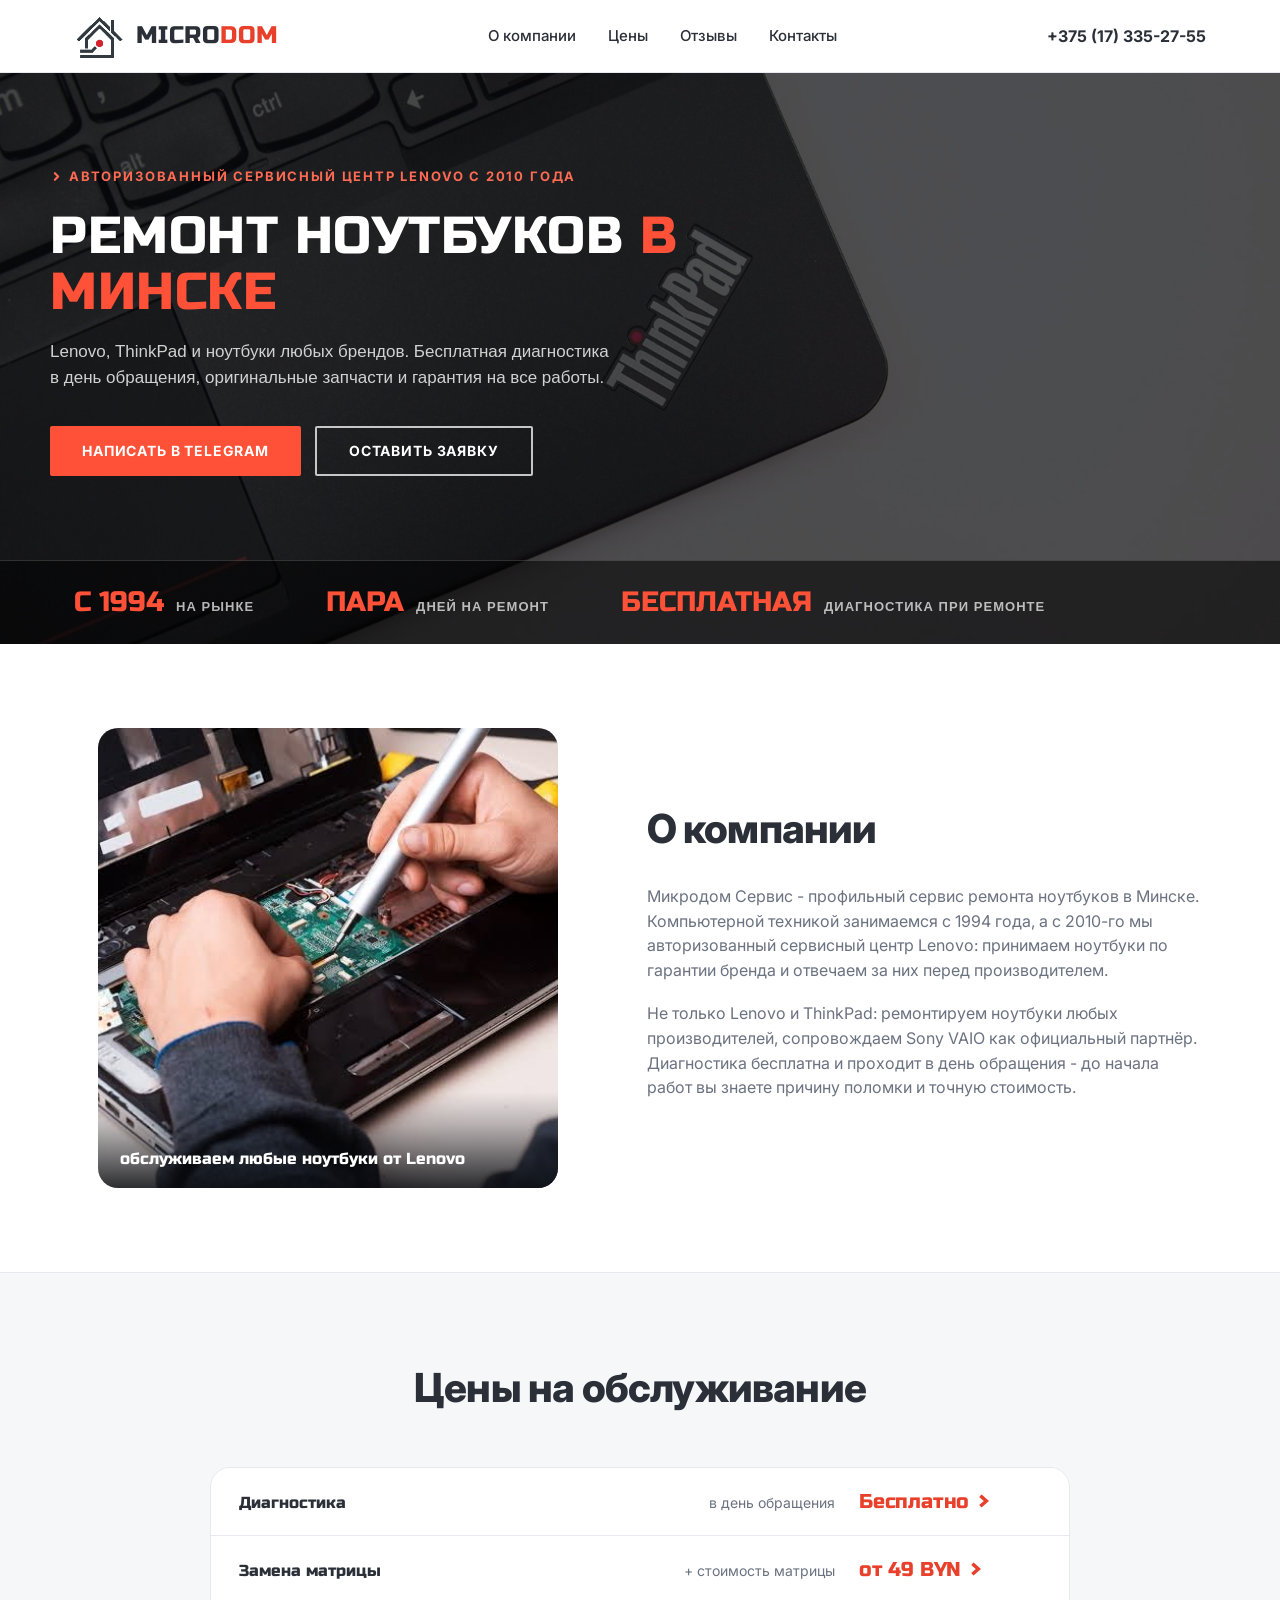
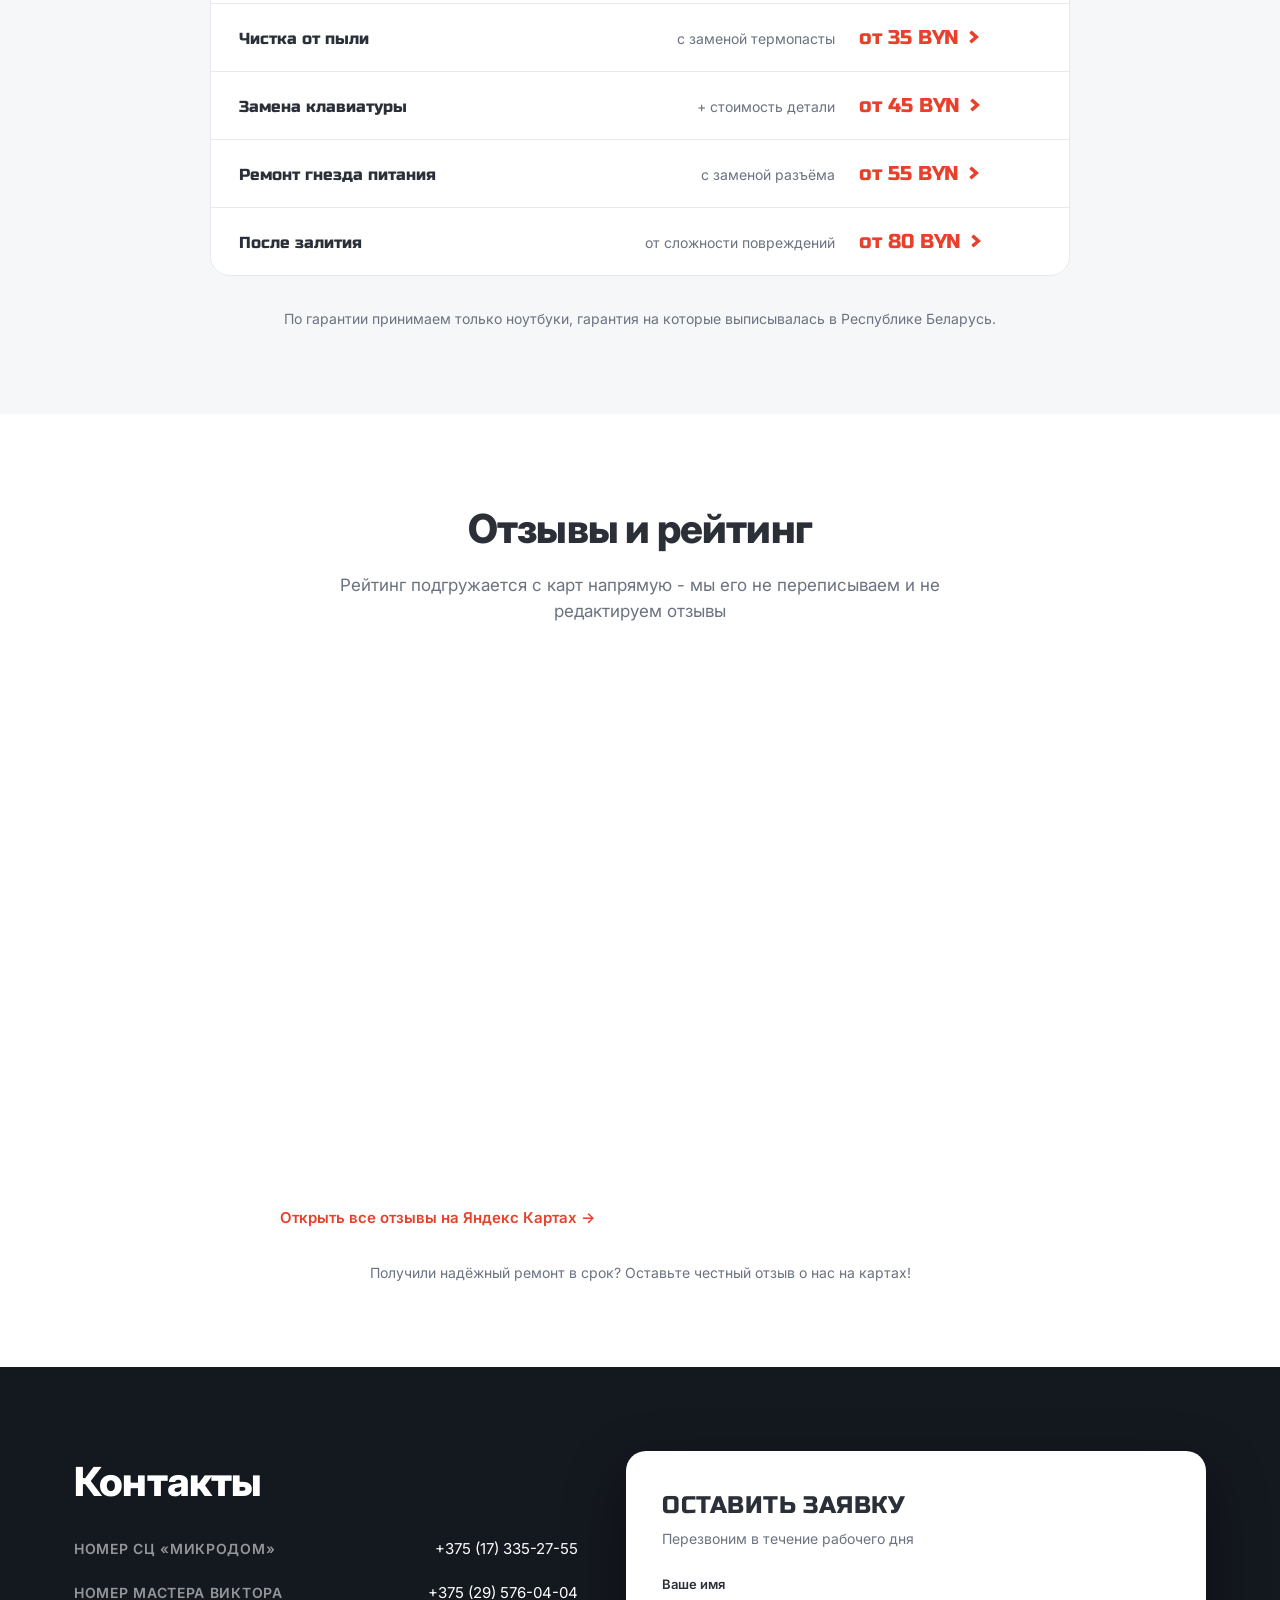
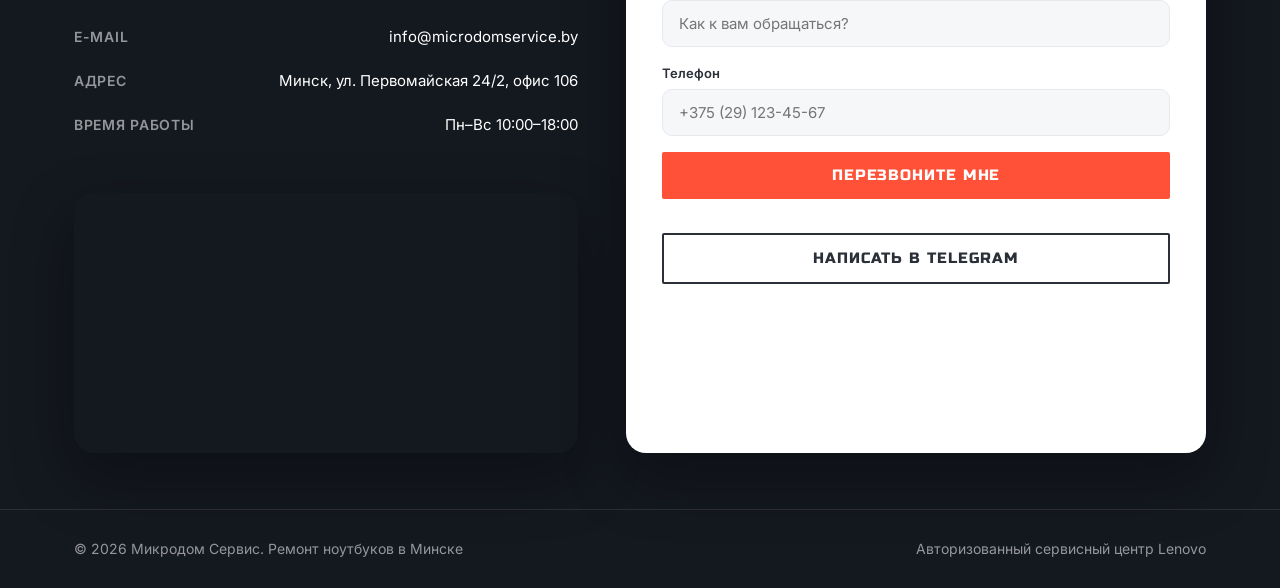
<file: index.html>
<!DOCTYPE html>
<html lang="ru">
<head>
  <meta charset="UTF-8">
  <meta name="viewport" content="width=device-width, initial-scale=1.0">
  <link rel="icon" type="image/png" href="assets/favicon.png" media="(prefers-color-scheme: light)">
  <link rel="icon" type="image/png" href="assets/favicon-dark.png" media="(prefers-color-scheme: dark)">
  <link rel="apple-touch-icon" href="assets/apple-touch-icon.png">
  <meta name="theme-color" content="#ffffff" media="(prefers-color-scheme: light)">
  <meta name="theme-color" content="#0d1117" media="(prefers-color-scheme: dark)">
  <link rel="preconnect" href="https://fonts.googleapis.com">
  <link rel="preconnect" href="https://fonts.gstatic.com" crossorigin>
  <link href="https://fonts.googleapis.com/css2?family=Russo+One&display=swap" rel="stylesheet">
  <link href="https://fonts.googleapis.com/css2?family=Inter:wght@400;500;600;700;800&display=swap" rel="stylesheet">
  <link rel="stylesheet" href="styles.css">
  <title>Микродом Сервис - ремонт ноутбуков в Минске</title>
  <meta name="description" content="Ремонт ноутбуков Lenovo, ThinkPad и других брендов в Минске. Бесплатная диагностика, оригинальные запчасти, гарантия. Авторизованный сервисный центр с 1994 года.">
  <link rel="canonical" href="https://microdom.by/">

  <meta property="og:type" content="website">
  <meta property="og:site_name" content="Микродом Сервис">
  <meta property="og:title" content="Микродом Сервис - ремонт ноутбуков в Минске">
  <meta property="og:description" content="Ремонт ноутбуков Lenovo, ThinkPad и других брендов в Минске. Бесплатная диагностика день в день, оригинальные запчасти, гарантия на все работы.">
  <meta property="og:url" content="https://microdom.by/">
  <meta property="og:locale" content="ru_RU">
  <meta property="og:image" content="https://microdom.by/assets/logo.png">
  <meta property="og:image:width" content="96">
  <meta property="og:image:height" content="96">

  <meta name="twitter:card" content="summary">
  <meta name="twitter:title" content="Микродом Сервис - ремонт ноутбуков в Минске">
  <meta name="twitter:description" content="Ремонт ноутбуков Lenovo, ThinkPad и других брендов в Минске. Бесплатная диагностика день в день, оригинальные запчасти, гарантия.">
  <meta name="twitter:image" content="https://microdom.by/assets/logo.png">

  <script type="application/ld+json">
  {
    "@context": "https://schema.org",
    "@type": "LocalBusiness",
    "name": "Микродом Сервис",
    "description": "Сервисный центр по ремонту ноутбуков в Минске. Авторизованный сервисный центр Lenovo. Бесплатная диагностика, ремонт за 2-5 дней, гарантия.",
    "url": "https://microdom.by/",
    "image": "https://microdom.by/assets/logo.png",
    "telephone": "+375173352755",
    "email": "info@microdomservice.by",
    "priceRange": "BYN",
    "foundingDate": "1994",
    "address": {
      "@type": "PostalAddress",
      "streetAddress": "ул. Первомайская 24/2, офис 106",
      "addressLocality": "Минск",
      "addressCountry": "BY"
    },
    "geo": {
      "@type": "GeoCoordinates",
      "latitude": 53.9012756,
      "longitude": 27.5782718
    },
    "openingHoursSpecification": {
      "@type": "OpeningHoursSpecification",
      "dayOfWeek": ["Monday", "Tuesday", "Wednesday", "Thursday", "Friday"],
      "opens": "10:00",
      "closes": "18:00"
    },
    "sameAs": [
      "https://yandex.by/maps/org/mikrodom_servis/1077846928/",
      "https://maps.app.goo.gl/xFLjLPWkaErA9fCGA"
    ],
    "aggregateRating": {
      "@type": "AggregateRating",
      "ratingValue": "4.4",
      "reviewCount": "73"
    }
  }
  </script>

  <link rel="stylesheet" href="styles.css">
</head>
<body>

<header class="header" id="header">
  <div class="container header__inner">
    <a href="#top" class="logo"><picture><source srcset="assets/logo_black.png" media="(prefers-color-scheme: dark)"><img src="assets/logo_white.png" alt="Микродом Сервис" class="logo__img"></picture><span class="logo__text">MICRO<span>DOM</span></span></a>
    <nav class="nav" id="nav">
      <a href="#about" class="nav__link">О компании</a>
      <a href="#prices" class="nav__link">Цены</a>
      <a href="#reviews" class="nav__link">Отзывы</a>
      <a href="#contacts" class="nav__link">Контакты</a>
    </nav>
    <div class="header__actions">
      <a href="tel:+375173352755" class="header__phone">+375 (17) 335-27-55</a>
      <button class="burger" id="burger" aria-label="Меню">
        <span></span><span></span><span></span>
      </button>
    </div>
  </div>
</header>

<main id="top">

  <section class="hero">
    <div class="hero__band">
      <div class="container hero__inner">
        <div class="hero__content">
          <p class="hero__badge"><svg class="hero__badge-mark" viewBox="0 0 24 24" fill="none" stroke="currentColor" stroke-width="4" stroke-linecap="round" stroke-linejoin="round" aria-hidden="true"><polyline points="9 6 15 12 9 18"/></svg>Авторизованный сервисный центр Lenovo с 2010 года</p>
          <h1 class="hero__title">Ремонт ноутбуков <span>в Минске</span></h1>
          <p class="hero__subtitle">Lenovo, ThinkPad и ноутбуки любых брендов. Бесплатная диагностика в день обращения, оригинальные запчасти и гарантия на все работы.</p>
          <div class="hero__actions">
            <a class="btn btn--hero-accent" href="https://t.me/flex934?text=%D0%97%D0%B4%D1%80%D0%B0%D0%B2%D1%81%D1%82%D0%B2%D1%83%D0%B9%D1%82%D0%B5%2C%20%D0%BD%D1%83%D0%B6%D0%BD%D0%B0%20%D0%BE%D1%86%D0%B5%D0%BD%D0%BA%D0%B0%20%D1%80%D0%B5%D0%BC%D0%BE%D0%BD%D1%82%D0%B0%20%D0%BD%D0%BE%D1%83%D1%82%D0%B1%D1%83%D0%BA%D0%B0" target="_blank" rel="noopener">Написать в Telegram</a>
            <a href="#contacts" class="btn btn--hero-ghost">Оставить заявку</a>
          </div>
        </div>
      </div>
      <div class="hero__strip">
        <div class="container hero__strip-inner">
          <div class="hero__strip-item"><span>С 1994</span> на рынке</div>
          <div class="hero__strip-item"><span>ПАРА</span> дней на ремонт</div>
          <div class="hero__strip-item"><span>БЕСПЛАТНАЯ</span> диагностика при ремонте</div>
        </div>
      </div>
    </div>
  </section>

  <section class="about" id="about">
    <div class="container about__inner">
      <div class="about__visual">
        <div class="about__collage">
          <figure class="about__photo-block">
            <img class="about__photo" src="assets/master-work-2.jpg" alt="Инженер Микродом Сервис за ремонтом ноутбука" loading="lazy">
            <span class="about__badge">обслуживаем любые ноутбуки от Lenovo</span>
          </figure>
        </div>
      </div>
      <div class="about__content">
        <div class="section-head section-head--left">
          <h2 class="section-title">О компании</h2>
        </div>
        <p class="about__text">Микродом Сервис - профильный сервис ремонта ноутбуков в Минске. Компьютерной техникой занимаемся с 1994 года, а с 2010-го мы авторизованный сервисный центр Lenovo: принимаем ноутбуки по гарантии бренда и отвечаем за них перед производителем.</p>
        <p class="about__text">Не только Lenovo и ThinkPad: ремонтируем ноутбуки любых производителей, сопровождаем Sony VAIO как официальный партнёр. Диагностика бесплатна и проходит в день обращения - до начала работ вы знаете причину поломки и точную стоимость.</p>
      </div>
    </div>
  </section>

  <section class="prices" id="prices">
    <div class="container">
      <div class="section-head">
        <h2 class="section-title">Цены на обслуживание</h2>
      </div>
      <div class="prices__list">
        <a class="price-row" href="services/diagnostika.html">
          <div class="price-row__name">Диагностика</div>
          <div class="price-row__note">в день обращения</div>
          <div class="price-row__price">Бесплатно</div>
        </a>
        <a class="price-row" href="services/zamena-matricy.html">
          <div class="price-row__name">Замена матрицы</div>
          <div class="price-row__note">+ стоимость матрицы</div>
          <div class="price-row__price">от 49 BYN</div>
        </a>
        <a class="price-row" href="services/chistka-ot-pyli.html">
          <div class="price-row__name">Чистка от пыли</div>
          <div class="price-row__note">с заменой термопасты</div>
          <div class="price-row__price">от 35 BYN</div>
        </a>
        <a class="price-row" href="services/zamena-klaviatury.html">
          <div class="price-row__name">Замена клавиатуры</div>
          <div class="price-row__note">+ стоимость детали</div>
          <div class="price-row__price">от 45 BYN</div>
        </a>
        <a class="price-row" href="services/remont-gnezda-pitaniya.html">
          <div class="price-row__name">Ремонт гнезда питания</div>
          <div class="price-row__note">с заменой разъёма</div>
          <div class="price-row__price">от 55 BYN</div>
        </a>
        <a class="price-row" href="services/posle-zalitiya.html">
          <div class="price-row__name">После залития</div>
          <div class="price-row__note">от сложности повреждений</div>
          <div class="price-row__price">от 80 BYN</div>
        </a>
      </div>
      <p class="prices__note">По гарантии принимаем только ноутбуки, гарантия на которые выписывалась в Республике Беларусь.</p>
    </div>
  </section>

  <section class="reviews" id="reviews">
    <div class="container">
      <div class="section-head">
        <h2 class="section-title">Отзывы и рейтинг</h2>
        <p class="section-subtitle">Рейтинг подгружается с карт напрямую - мы его не переписываем и не редактируем отзывы</p>
      </div>
      <div class="reviews__grid">
        <div class="reviews__live">
          <div class="reviews__scroll">
            <iframe class="reviews__widget" src="https://yandex.ru/maps-reviews-widget/1077846928?comments" title="Отзывы о Микродом Сервис на Яндекс Картах" loading="lazy" allowfullscreen></iframe>
          </div>
          <a class="reviews__widget-link" href="https://yandex.by/maps/org/mikrodom_servis/1077846928/reviews/" target="_blank" rel="noopener">Открыть все отзывы на Яндекс Картах →</a>
        </div>
      </div>
      <p class="reviews__note">Получили надёжный ремонт в срок? Оставьте честный отзыв о нас на картах!</p>
    </div>
  </section>

  <section class="contacts" id="contacts">
    <div class="container contacts__inner">
      <div class="contacts__left">
        <div class="contacts__info">
          <div class="section-head section-head--left">
            <h2 class="section-title">Контакты</h2>
          </div>
          <ul class="contacts__list">
            <li>
              <span class="contacts__label">Номер СЦ «Микродом»</span>
              <span class="contacts__value"><a href="tel:+375173352755">+375 (17) 335-27-55</a></span>
            </li>
            <li>
              <span class="contacts__label">Номер мастера Виктора</span>
              <span class="contacts__value"><a href="tel:+375295760404">+375 (29) 576-04-04</a></span>
            </li>
            <li>
              <span class="contacts__label">E-mail</span>
              <span class="contacts__value"><a href="mailto:info@microdomservice.by">info@microdomservice.by</a></span>
            </li>
            <li>
              <span class="contacts__label">Адрес</span>
              <span class="contacts__value">Минск, ул. Первомайская 24/2, офис 106</span>
            </li>
            <li>
              <span class="contacts__label">Время работы</span>
              <span class="contacts__value">Пн–Вс 10:00–18:00</span>
            </li>
          </ul>
        </div>
        <div class="contacts__map">
          <a class="contacts__map-link" href="https://maps.app.goo.gl/xFLjLPWkaErA9fCGA" target="_blank" rel="noopener" aria-label="Открыть карту проезда в Google Картах">
            <iframe src="https://www.google.com/maps/embed?pb=!1m18!1m12!1m3!1d2350.29!2d27.5782718!3d53.9012756!2m3!1f0!2f0!3f0!3m2!1i1024!2i768!4f13.1!3m3!1m2!1s0x46dbcfb7fe70edff:0xeaccd6f70c124dbc!2s0x46dbcfb7fe70edff:0xeaccd6f70c124dbc!5e0!3m2!1sru!2sby!4v1600000000000" title="Мы на карте" loading="lazy" allowfullscreen></iframe>
          </a>
        </div>
      </div>
      <div class="contacts__form-wrap">
          <form class="contact-form" id="contactForm" novalidate>
            <h3 class="contact-form__title">Оставить заявку</h3>
            <p class="contact-form__subtitle">Перезвоним в течение рабочего дня</p>
            <input type="text" name="company" class="hp-field" tabindex="-1" autocomplete="off" aria-hidden="true">
            <label class="field">
              <span class="field__label">Ваше имя</span>
              <input class="field__input" type="text" name="name" placeholder="Как к вам обращаться?" required>
            </label>
            <label class="field">
              <span class="field__label">Телефон</span>
              <input class="field__input" type="tel" name="phone" placeholder="+375 (29) 123-45-67" required>
            </label>
            <button class="btn btn--accent btn--full" type="submit">Перезвоните мне</button>
            <p class="contact-form__status" id="formStatus"></p>
            <!-- Telegram-ссылки ведут на @flex934 -->
            <a class="btn btn--ghost btn--full contact-form__tg" href="https://t.me/flex934?text=%D0%97%D0%B4%D1%80%D0%B0%D0%B2%D1%81%D1%82%D0%B2%D1%83%D0%B9%D1%82%D0%B5%2C%20%D0%BD%D1%83%D0%B6%D0%BD%D0%B0%20%D0%BE%D1%86%D0%B5%D0%BD%D0%BA%D0%B0%20%D1%80%D0%B5%D0%BC%D0%BE%D0%BD%D1%82%D0%B0%20%D0%BD%D0%BE%D1%83%D1%82%D0%B1%D1%83%D0%BA%D0%B0" target="_blank" rel="noopener">Написать в Telegram</a>
          </form>
      </div>
    </div>
  </section>

</main>

<footer class="footer">
  <div class="container footer__inner">
    <span class="footer__copy">© 2026 Микродом Сервис. Ремонт ноутбуков в Минске</span>
    <span class="footer__meta">Авторизованный сервисный центр Lenovo</span>
  </div>
</footer>

<script src="script.js"></script>
</body>
</html>
</file>
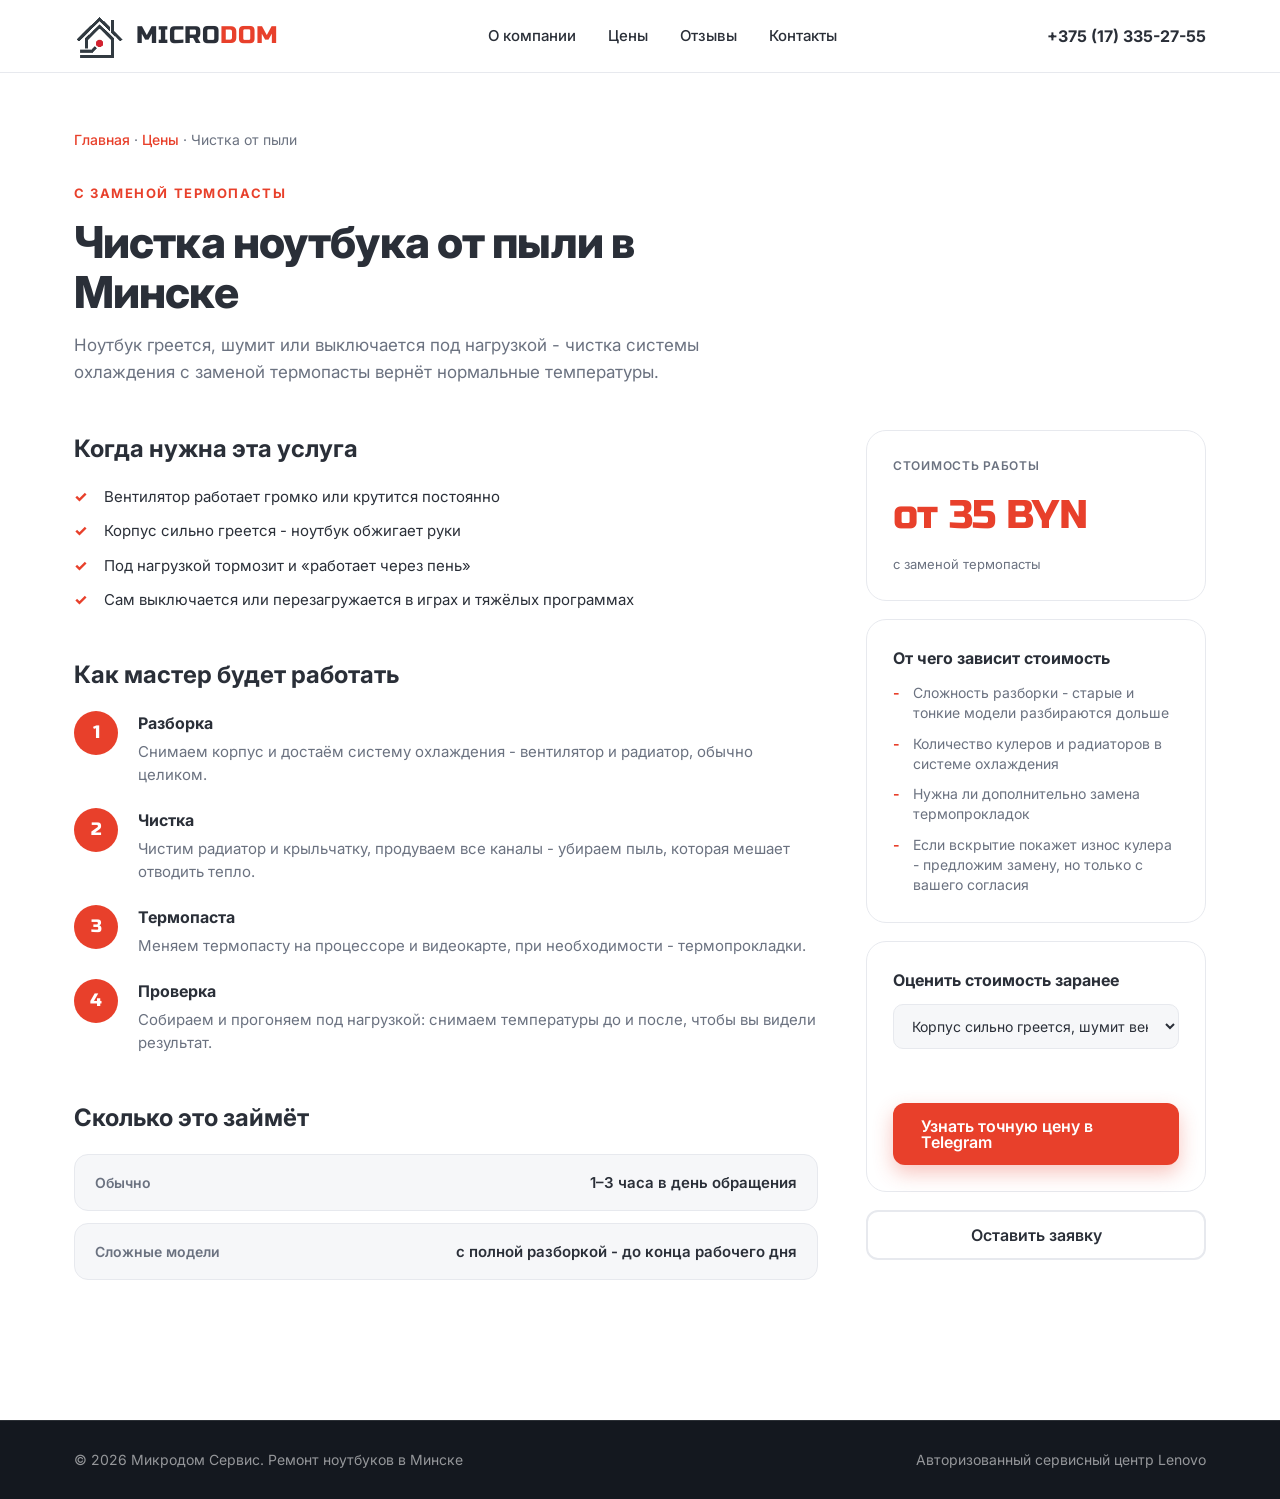
<file: services/chistka-ot-pyli.html>
<!DOCTYPE html>
<html lang="ru">
<head>
  <meta charset="UTF-8">
  <meta name="viewport" content="width=device-width, initial-scale=1.0">
  <link rel="icon" type="image/png" href="../assets/favicon.png" media="(prefers-color-scheme: light)">
  <link rel="icon" type="image/png" href="../assets/favicon-dark.png" media="(prefers-color-scheme: dark)">
  <link rel="apple-touch-icon" href="../assets/apple-touch-icon.png">
  <meta name="theme-color" content="#ffffff" media="(prefers-color-scheme: light)">
  <meta name="theme-color" content="#0d1117" media="(prefers-color-scheme: dark)">
    <title>Чистка ноутбука от пыли в Минске - от 35 BYN с термопастой | Микродом Сервис</title>
  <meta name="description" content="Чистка ноутбука от пыли в Минске от 35 BYN с заменой термопасты. Убираем перегрев, шум и выключения под нагрузкой в день обращения.">
  <link rel="canonical" href="https://microdom.by/services/chistka-ot-pyli.html">

  <meta property="og:type" content="website">
  <meta property="og:site_name" content="Микродом Сервис">
  <meta property="og:title" content="Чистка ноутбука от пыли в Минске - от 35 BYN с термопастой | Микродом Сервис">
  <meta property="og:description" content="Чистка ноутбука от пыли в Минске от 35 BYN с заменой термопасты. Убираем перегрев, шум и выключения под нагрузкой в день обращения.">
  <meta property="og:url" content="https://microdom.by/services/chistka-ot-pyli.html">
  <meta property="og:locale" content="ru_RU">
  <meta property="og:image" content="https://microdom.by/assets/logo.png">

  <script type="application/ld+json">
  {
    "@context": "https://schema.org",
    "@type": "Service",
    "name": "Чистка от пыли",
    "serviceType": "Чистка ноутбука от пыли",
    "description": "Чистка ноутбука от пыли в Минске от 35 BYN с заменой термопасты. Убираем перегрев, шум и выключения под нагрузкой в день обращения.",
    "url": "https://microdom.by/services/chistka-ot-pyli.html",
    "provider": {
      "@type": "LocalBusiness",
      "name": "Микродом Сервис",
      "url": "https://microdom.by/",
      "telephone": "+375173352755",
      "email": "info@microdomservice.by",
      "address": {
        "@type": "PostalAddress",
        "streetAddress": "ул. Первомайская 24/2, офис 106",
        "addressLocality": "Минск",
        "addressCountry": "BY"
      }
    },
    "areaServed": {
      "@type": "City",
      "name": "Минск"
    },
    "offers": {
      "@type": "Offer",
      "price": "35",
      "priceCurrency": "BYN",
      "description": "Стоимость работы. Стоимость запчастей уточняется на диагностике."
    }
  }
  </script>
  <script type="application/ld+json">
  {
    "@context": "https://schema.org",
    "@type": "BreadcrumbList",
    "itemListElement": [
      {
        "@type": "ListItem",
        "position": 1,
        "name": "Главная",
        "item": "https://microdom.by/"
      },
      {
        "@type": "ListItem",
        "position": 2,
        "name": "Цены",
        "item": "https://microdom.by/#prices"
      },
      {
        "@type": "ListItem",
        "position": 3,
        "name": "Чистка от пыли"
      }
    ]
  }
  </script>

  <link rel="preconnect" href="https://fonts.googleapis.com">
  <link rel="preconnect" href="https://fonts.gstatic.com" crossorigin>
  <link href="https://fonts.googleapis.com/css2?family=Russo+One&display=swap" rel="stylesheet">
  <link href="https://fonts.googleapis.com/css2?family=Inter:wght@400;500;600;700;800&display=swap" rel="stylesheet">
  <link rel="stylesheet" href="../styles.css">
</head>
<body>

<header class="header" id="header">
  <div class="container header__inner">
    <a href="../index.html#top" class="logo"><picture><source srcset="../assets/logo_black.png" media="(prefers-color-scheme: dark)"><img src="../assets/logo_white.png" alt="Микродом Сервис" class="logo__img"></picture><span class="logo__text">MICRO<span>DOM</span></span></a>
    <nav class="nav" id="nav">
      <a href="../index.html#about" class="nav__link">О компании</a>
      <a href="../index.html#prices" class="nav__link">Цены</a>
      <a href="../index.html#reviews" class="nav__link">Отзывы</a>
      <a href="../index.html#contacts" class="nav__link">Контакты</a>
    </nav>
    <div class="header__actions">
      <a href="tel:+375173352755" class="header__phone">+375 (17) 335-27-55</a>
      <button class="burger" id="burger" aria-label="Меню">
        <span></span><span></span><span></span>
      </button>
    </div>
  </div>
</header>

<main>
  <section class="srv">
    <div class="container">
      <nav class="srv-breadcrumb" aria-label="Хлебные крошки">
        <a href="../index.html">Главная</a> · <a href="../index.html#prices">Цены</a> · <span>Чистка от пыли</span>
      </nav>

      <div class="srv-head">
        <p class="srv-kicker">С заменой термопасты</p>
        <h1 class="srv-title">Чистка ноутбука от пыли в Минске</h1>
        <p class="srv-lead">Ноутбук греется, шумит или выключается под нагрузкой - чистка системы охлаждения с заменой термопасты вернёт нормальные температуры.</p>
      </div>

      <div class="srv-grid">
        <div class="srv-main">
          <section class="srv-section">
            <h2 class="srv-section__title">Когда нужна эта услуга</h2>
            <ul class="srv-list">
              <li>Вентилятор работает громко или крутится постоянно</li>
              <li>Корпус сильно греется - ноутбук обжигает руки</li>
              <li>Под нагрузкой тормозит и «работает через пень»</li>
              <li>Сам выключается или перезагружается в играх и тяжёлых программах</li>
            </ul>
          </section>

          <section class="srv-section">
            <h2 class="srv-section__title">Как мастер будет работать</h2>
            <ol class="srv-steps">
              <li><strong>Разборка</strong><p>Снимаем корпус и достаём систему охлаждения - вентилятор и радиатор, обычно целиком.</p></li>
              <li><strong>Чистка</strong><p>Чистим радиатор и крыльчатку, продуваем все каналы - убираем пыль, которая мешает отводить тепло.</p></li>
              <li><strong>Термопаста</strong><p>Меняем термопасту на процессоре и видеокарте, при необходимости - термопрокладки.</p></li>
              <li><strong>Проверка</strong><p>Собираем и прогоняем под нагрузкой: снимаем температуры до и после, чтобы вы видели результат.</p></li>
            </ol>
          </section>

          <section class="srv-section">
            <h2 class="srv-section__title">Сколько это займёт</h2>
            <div class="srv-times">
              <div class="srv-time"><span class="srv-time__label">Обычно</span><span class="srv-time__value">1–3 часа в день обращения</span></div>
              <div class="srv-time"><span class="srv-time__label">Сложные модели</span><span class="srv-time__value">с полной разборкой - до конца рабочего дня</span></div>
            </div>
          </section>
        </div>

        <aside class="srv-side">
          <div class="srv-box">
            <div class="srv-price-label">Стоимость работы</div>
            <div class="srv-price">от 35 BYN</div>
            <p class="srv-price-note">с заменой термопасты</p>
          </div>
          <div class="srv-box">
            <h3 class="srv-box__title">От чего зависит стоимость</h3>
            <ul class="srv-box__list">
              <li>Сложность разборки - старые и тонкие модели разбираются дольше</li>
              <li>Количество кулеров и радиаторов в системе охлаждения</li>
              <li>Нужна ли дополнительно замена термопрокладок</li>
              <li>Если вскрытие покажет износ кулера - предложим замену, но только с вашего согласия</li>
            </ul>
          </div>
          <div class="srv-box" data-estimate>
            <h3 class="srv-box__title">Оценить стоимость заранее</h3>
            <select class="estimate__select" aria-label="Симптом перегрева">
              <option data-price="от 35 BYN">Корпус сильно греется, шумит вентилятор</option>
              <option data-price="от 35 BYN">Тормозит под нагрузкой</option>
              <option data-price="от 35 BYN">Выключается или перезагружается в играх</option>
              <option data-price="от 55 BYN">Игровой ноутбук с мощной системой охлаждения</option>
            </select>
            <div class="estimate__price"></div>
            <a class="btn btn--accent btn--full estimate__link" href="#" target="_blank" rel="noopener">Узнать точную цену в Telegram</a>
          </div>
          <a class="btn btn--ghost btn--full" href="../index.html#contacts">Оставить заявку</a>
        </aside>
      </div>
    </div>
  </section>
</main>

<footer class="footer">
  <div class="container footer__inner">
    <span class="footer__copy">© 2026 Микродом Сервис. Ремонт ноутбуков в Минске</span>
    <span class="footer__meta">Авторизованный сервисный центр Lenovo</span>
  </div>
</footer>

<script src="../script.js"></script>
<script src="../estimate.js"></script>
</body>
</html>
</file>
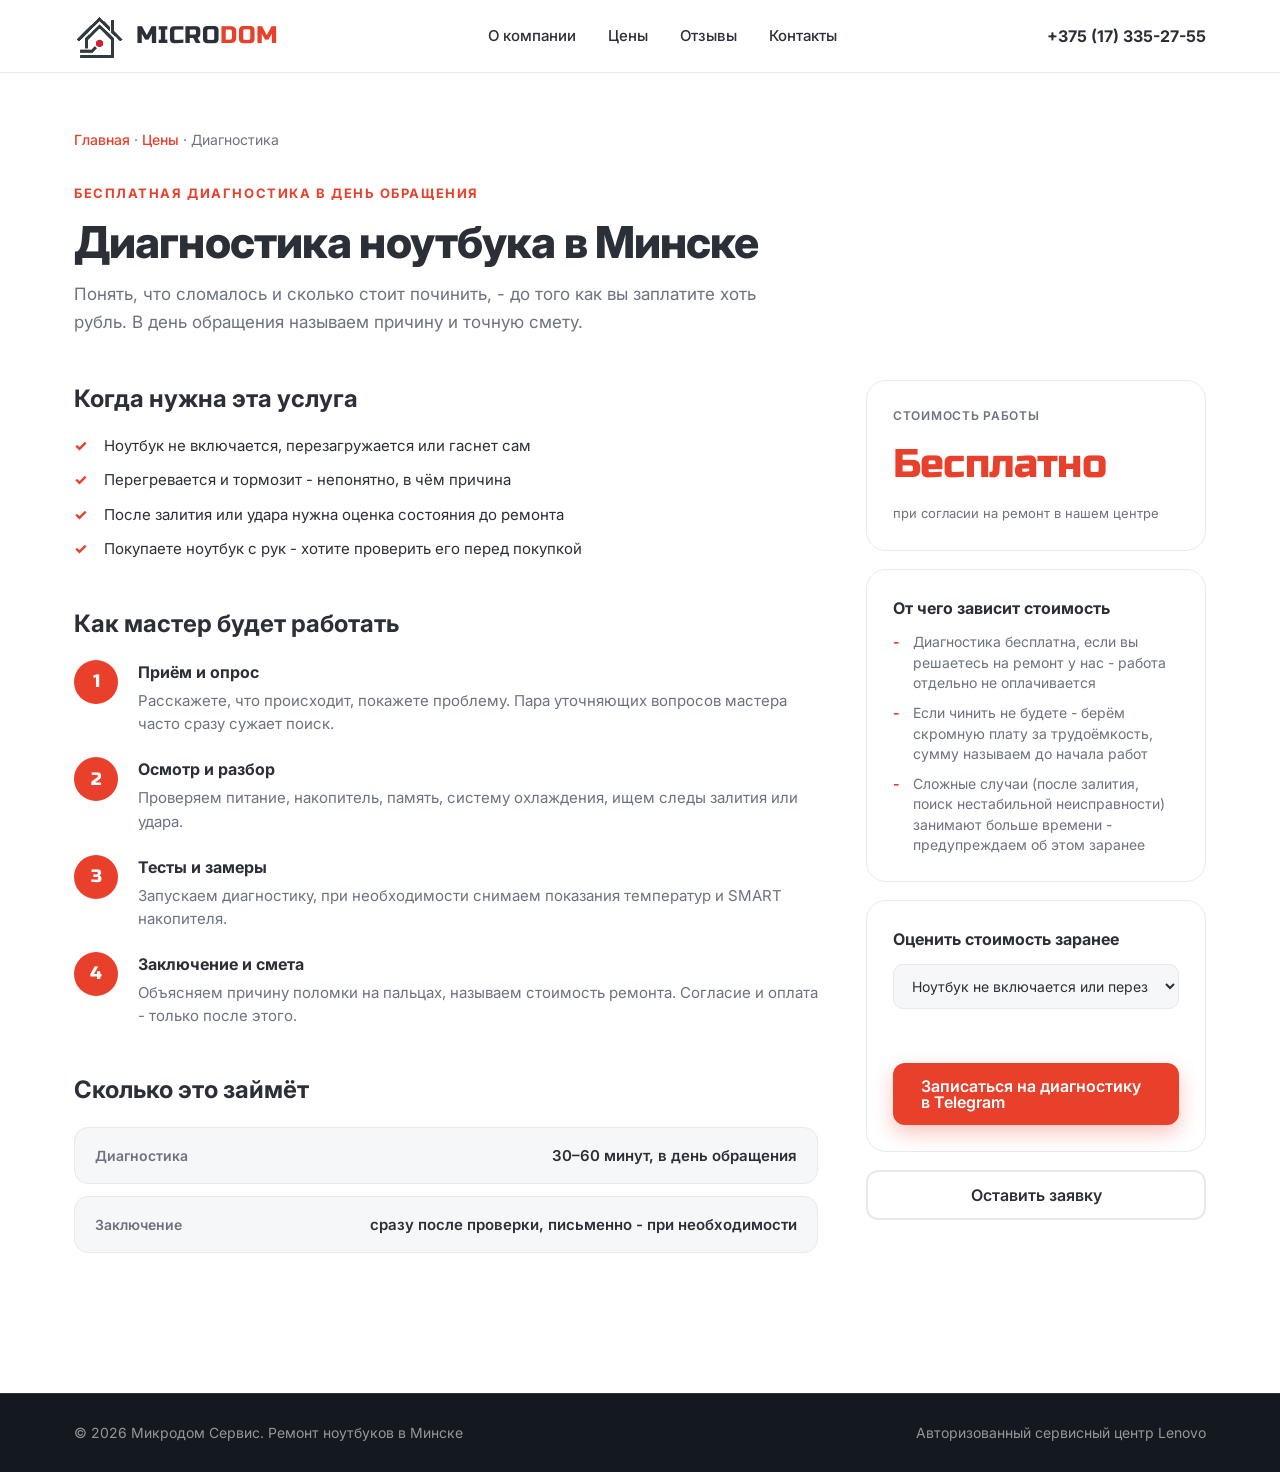
<file: services/diagnostika.html>
<!DOCTYPE html>
<html lang="ru">
<head>
  <meta charset="UTF-8">
  <meta name="viewport" content="width=device-width, initial-scale=1.0">
  <link rel="icon" type="image/png" href="../assets/favicon.png" media="(prefers-color-scheme: light)">
  <link rel="icon" type="image/png" href="../assets/favicon-dark.png" media="(prefers-color-scheme: dark)">
  <link rel="apple-touch-icon" href="../assets/apple-touch-icon.png">
  <meta name="theme-color" content="#ffffff" media="(prefers-color-scheme: light)">
  <meta name="theme-color" content="#0d1117" media="(prefers-color-scheme: dark)">
  <title>Диагностика ноутбука в Минске - бесплатно в день обращения | Микродом Сервис</title>
  <meta name="description" content="Бесплатная диагностика ноутбука в Минске в день обращения. Точно определяем причину поломки и называем стоимость ремонта до его начала.">
  <link rel="canonical" href="https://microdom.by/services/diagnostika.html">

  <meta property="og:type" content="website">
  <meta property="og:site_name" content="Микродом Сервис">
  <meta property="og:title" content="Диагностика ноутбука в Минске - бесплатно в день обращения | Микродом Сервис">
  <meta property="og:description" content="Бесплатная диагностика ноутбука в Минске в день обращения. Точно определяем причину поломки и называем стоимость ремонта до его начала.">
  <meta property="og:url" content="https://microdom.by/services/diagnostika.html">
  <meta property="og:locale" content="ru_RU">
  <meta property="og:image" content="https://microdom.by/assets/logo.png">

  <script type="application/ld+json">
  {
    "@context": "https://schema.org",
    "@type": "Service",
    "name": "Диагностика",
    "serviceType": "Ремонт ноутбуков",
    "description": "Бесплатная диагностика ноутбука в Минске в день обращения. Точно определяем причину поломки и называем стоимость ремонта до его начала.",
    "url": "https://microdom.by/services/diagnostika.html",
    "provider": {
      "@type": "LocalBusiness",
      "name": "Микродом Сервис",
      "url": "https://microdom.by/",
      "telephone": "+375173352755",
      "email": "info@microdomservice.by",
      "address": {
        "@type": "PostalAddress",
        "streetAddress": "ул. Первомайская 24/2, офис 106",
        "addressLocality": "Минск",
        "addressCountry": "BY"
      }
    },
    "areaServed": {
      "@type": "City",
      "name": "Минск"
    },
    "offers": {
      "@type": "Offer",
      "price": "0",
      "priceCurrency": "BYN",
      "description": "Стоимость работы. Стоимость запчастей уточняется на диагностике."
    }
  }
  </script>
  <script type="application/ld+json">
  {
    "@context": "https://schema.org",
    "@type": "BreadcrumbList",
    "itemListElement": [
      {
        "@type": "ListItem",
        "position": 1,
        "name": "Главная",
        "item": "https://microdom.by/"
      },
      {
        "@type": "ListItem",
        "position": 2,
        "name": "Цены",
        "item": "https://microdom.by/#prices"
      },
      {
        "@type": "ListItem",
        "position": 3,
        "name": "Диагностика"
      }
    ]
  }
  </script>

  <link rel="preconnect" href="https://fonts.googleapis.com">
  <link rel="preconnect" href="https://fonts.gstatic.com" crossorigin>
  <link href="https://fonts.googleapis.com/css2?family=Russo+One&display=swap" rel="stylesheet">
  <link href="https://fonts.googleapis.com/css2?family=Inter:wght@400;500;600;700;800&display=swap" rel="stylesheet">
  <link rel="stylesheet" href="../styles.css">
</head>
<body>

<header class="header" id="header">
  <div class="container header__inner">
    <a href="../index.html#top" class="logo"><picture><source srcset="../assets/logo_black.png" media="(prefers-color-scheme: dark)"><img src="../assets/logo_white.png" alt="Микродом Сервис" class="logo__img"></picture><span class="logo__text">MICRO<span>DOM</span></span></a>
    <nav class="nav" id="nav">
      <a href="../index.html#about" class="nav__link">О компании</a>
      <a href="../index.html#prices" class="nav__link">Цены</a>
      <a href="../index.html#reviews" class="nav__link">Отзывы</a>
      <a href="../index.html#contacts" class="nav__link">Контакты</a>
    </nav>
    <div class="header__actions">
      <a href="tel:+375173352755" class="header__phone">+375 (17) 335-27-55</a>
      <button class="burger" id="burger" aria-label="Меню">
        <span></span><span></span><span></span>
      </button>
    </div>
  </div>
</header>

<main>
  <section class="srv">
    <div class="container">
      <nav class="srv-breadcrumb" aria-label="Хлебные крошки">
        <a href="../index.html">Главная</a> · <a href="../index.html#prices">Цены</a> · <span>Диагностика</span>
      </nav>

      <div class="srv-head">
        <p class="srv-kicker">Бесплатная диагностика в день обращения</p>
        <h1 class="srv-title">Диагностика ноутбука в Минске</h1>
        <p class="srv-lead">Понять, что сломалось и сколько стоит починить, - до того как вы заплатите хоть рубль. В день обращения называем причину и точную смету.</p>
      </div>

      <div class="srv-grid">
        <div class="srv-main">
          <section class="srv-section">
            <h2 class="srv-section__title">Когда нужна эта услуга</h2>
            <ul class="srv-list">
              <li>Ноутбук не включается, перезагружается или гаснет сам</li>
              <li>Перегревается и тормозит - непонятно, в чём причина</li>
              <li>После залития или удара нужна оценка состояния до ремонта</li>
              <li>Покупаете ноутбук с рук - хотите проверить его перед покупкой</li>
            </ul>
          </section>

          <section class="srv-section">
            <h2 class="srv-section__title">Как мастер будет работать</h2>
            <ol class="srv-steps">
              <li><strong>Приём и опрос</strong><p>Расскажете, что происходит, покажете проблему. Пара уточняющих вопросов мастера часто сразу сужает поиск.</p></li>
              <li><strong>Осмотр и разбор</strong><p>Проверяем питание, накопитель, память, систему охлаждения, ищем следы залития или удара.</p></li>
              <li><strong>Тесты и замеры</strong><p>Запускаем диагностику, при необходимости снимаем показания температур и SMART накопителя.</p></li>
              <li><strong>Заключение и смета</strong><p>Объясняем причину поломки на пальцах, называем стоимость ремонта. Согласие и оплата - только после этого.</p></li>
            </ol>
          </section>

          <section class="srv-section">
            <h2 class="srv-section__title">Сколько это займёт</h2>
            <div class="srv-times">
              <div class="srv-time"><span class="srv-time__label">Диагностика</span><span class="srv-time__value">30–60 минут, в день обращения</span></div>
              <div class="srv-time"><span class="srv-time__label">Заключение</span><span class="srv-time__value">сразу после проверки, письменно - при необходимости</span></div>
            </div>
          </section>
        </div>

        <aside class="srv-side">
          <div class="srv-box">
            <div class="srv-price-label">Стоимость работы</div>
            <div class="srv-price">Бесплатно</div>
            <p class="srv-price-note">при согласии на ремонт в нашем центре</p>
          </div>
          <div class="srv-box">
            <h3 class="srv-box__title">От чего зависит стоимость</h3>
            <ul class="srv-box__list">
              <li>Диагностика бесплатна, если вы решаетесь на ремонт у нас - работа отдельно не оплачивается</li>
              <li>Если чинить не будете - берём скромную плату за трудоёмкость, сумму называем до начала работ</li>
              <li>Сложные случаи (после залития, поиск нестабильной неисправности) занимают больше времени - предупреждаем об этом заранее</li>
            </ul>
          </div>
          <div class="srv-box" data-estimate>
            <h3 class="srv-box__title">Оценить стоимость заранее</h3>
            <select class="estimate__select" aria-label="Причина обращения">
              <option data-price="диагностика бесплатно">Ноутбук не включается или перезагружается</option>
              <option data-price="диагностика бесплатно">Греется, тормозит - ищу причину</option>
              <option data-price="диагностика бесплатно">После залития или удара нужна оценка</option>
              <option data-price="диагностика бесплатно">Проверка ноутбука перед покупкой</option>
            </select>
            <div class="estimate__price"></div>
            <a class="btn btn--accent btn--full estimate__link" href="#" target="_blank" rel="noopener">Записаться на диагностику в Telegram</a>
          </div>
          <a class="btn btn--ghost btn--full" href="../index.html#contacts">Оставить заявку</a>
        </aside>
      </div>
    </div>
  </section>
</main>

<footer class="footer">
  <div class="container footer__inner">
    <span class="footer__copy">© 2026 Микродом Сервис. Ремонт ноутбуков в Минске</span>
    <span class="footer__meta">Авторизованный сервисный центр Lenovo</span>
  </div>
</footer>

<script src="../script.js"></script>
<script src="../estimate.js"></script>
</body>
</html>
</file>
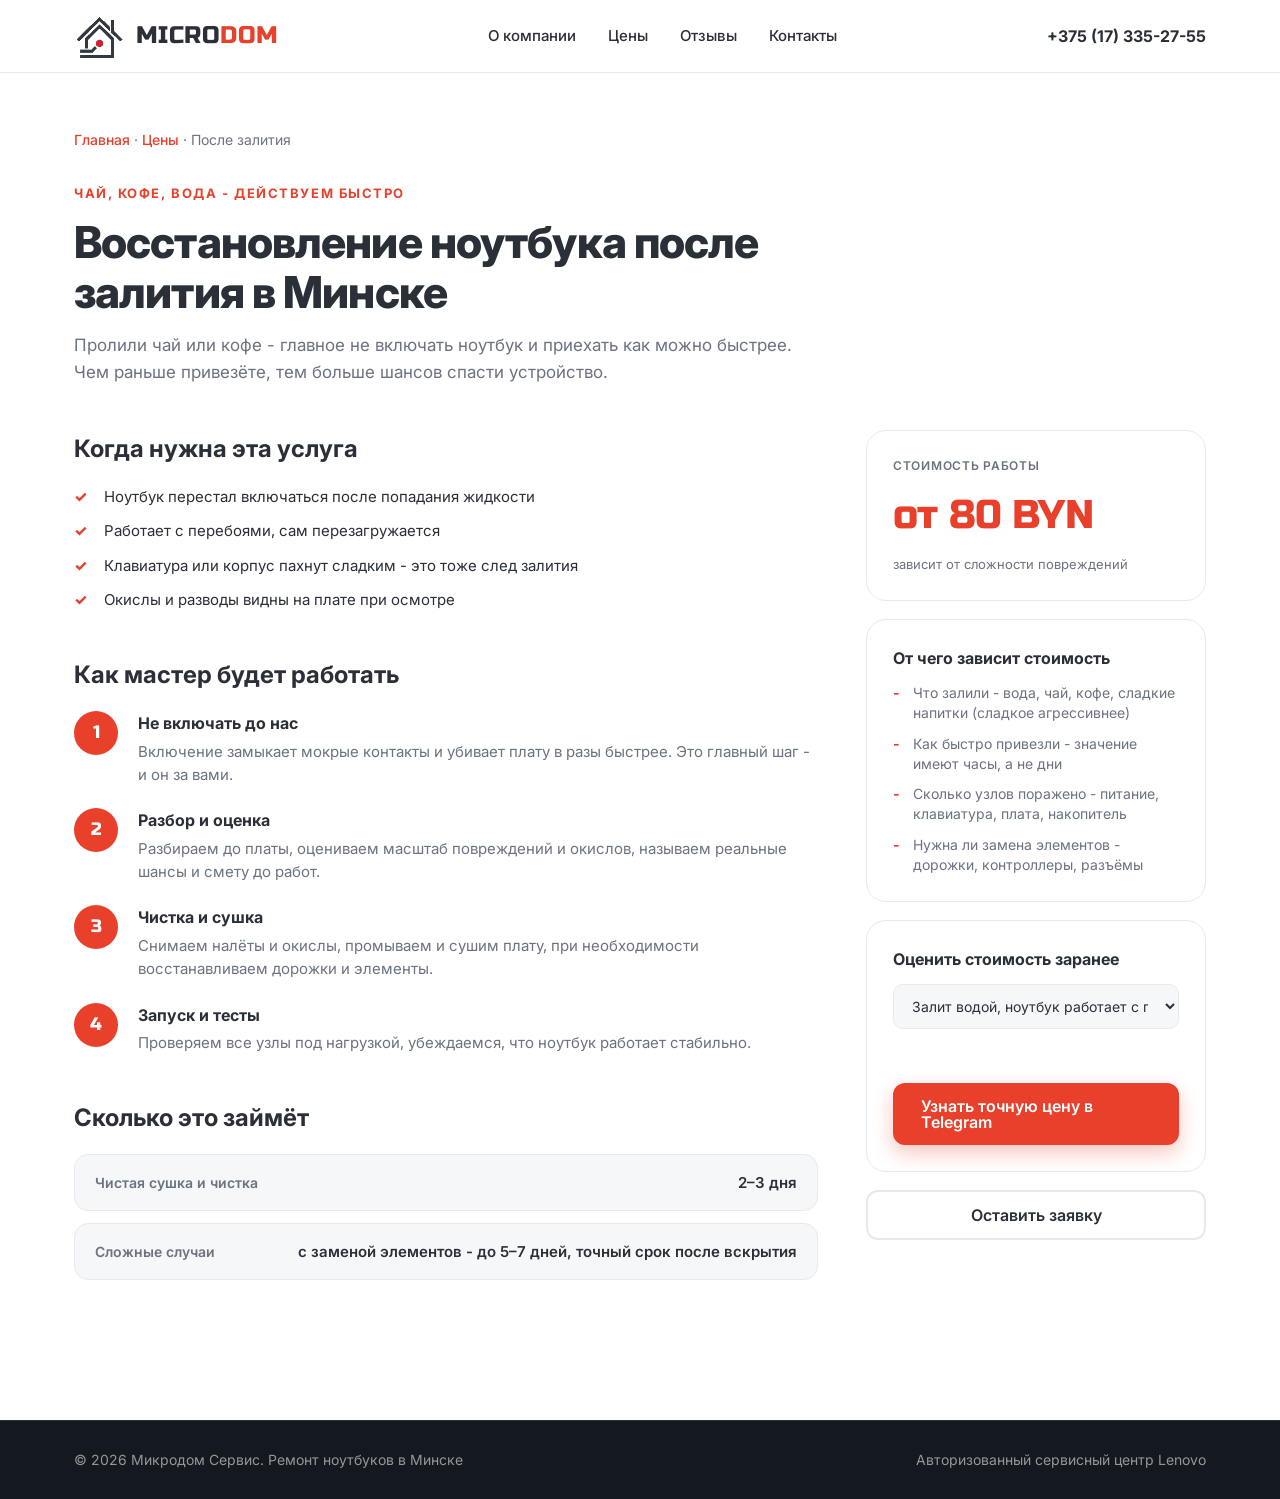
<file: services/posle-zalitiya.html>
<!DOCTYPE html>
<html lang="ru">
<head>
  <meta charset="UTF-8">
  <meta name="viewport" content="width=device-width, initial-scale=1.0">
  <link rel="icon" type="image/png" href="../assets/favicon.png" media="(prefers-color-scheme: light)">
  <link rel="icon" type="image/png" href="../assets/favicon-dark.png" media="(prefers-color-scheme: dark)">
  <link rel="apple-touch-icon" href="../assets/apple-touch-icon.png">
  <meta name="theme-color" content="#ffffff" media="(prefers-color-scheme: light)">
  <meta name="theme-color" content="#0d1117" media="(prefers-color-scheme: dark)">
    <title>Восстановление ноутбука после залития в Минске - от 80 BYN | Микродом Сервис</title>
  <meta name="description" content="Спасение ноутбука после залития в Минске от 80 BYN. Чистка платы, сушка, восстановление контактов. Чем раньше привезёте - тем больше шансов.">
  <link rel="canonical" href="https://microdom.by/services/posle-zalitiya.html">

  <meta property="og:type" content="website">
  <meta property="og:site_name" content="Микродом Сервис">
  <meta property="og:title" content="Восстановление ноутбука после залития в Минске - от 80 BYN | Микродом Сервис">
  <meta property="og:description" content="Спасение ноутбука после залития в Минске от 80 BYN. Чистка платы, сушка, восстановление контактов. Чем раньше привезёте - тем больше шансов.">
  <meta property="og:url" content="https://microdom.by/services/posle-zalitiya.html">
  <meta property="og:locale" content="ru_RU">
  <meta property="og:image" content="https://microdom.by/assets/logo.png">

  <script type="application/ld+json">
  {
    "@context": "https://schema.org",
    "@type": "Service",
    "name": "После залития",
    "serviceType": "Восстановление ноутбука после залития",
    "description": "Спасение ноутбука после залития в Минске от 80 BYN. Чистка платы, сушка, восстановление контактов. Чем раньше привезёте - тем больше шансов.",
    "url": "https://microdom.by/services/posle-zalitiya.html",
    "provider": {
      "@type": "LocalBusiness",
      "name": "Микродом Сервис",
      "url": "https://microdom.by/",
      "telephone": "+375173352755",
      "email": "info@microdomservice.by",
      "address": {
        "@type": "PostalAddress",
        "streetAddress": "ул. Первомайская 24/2, офис 106",
        "addressLocality": "Минск",
        "addressCountry": "BY"
      }
    },
    "areaServed": {
      "@type": "City",
      "name": "Минск"
    },
    "offers": {
      "@type": "Offer",
      "price": "80",
      "priceCurrency": "BYN",
      "description": "Стоимость работы. Стоимость запчастей уточняется на диагностике."
    }
  }
  </script>
  <script type="application/ld+json">
  {
    "@context": "https://schema.org",
    "@type": "BreadcrumbList",
    "itemListElement": [
      {
        "@type": "ListItem",
        "position": 1,
        "name": "Главная",
        "item": "https://microdom.by/"
      },
      {
        "@type": "ListItem",
        "position": 2,
        "name": "Цены",
        "item": "https://microdom.by/#prices"
      },
      {
        "@type": "ListItem",
        "position": 3,
        "name": "После залития"
      }
    ]
  }
  </script>

  <link rel="preconnect" href="https://fonts.googleapis.com">
  <link rel="preconnect" href="https://fonts.gstatic.com" crossorigin>
  <link href="https://fonts.googleapis.com/css2?family=Russo+One&display=swap" rel="stylesheet">
  <link href="https://fonts.googleapis.com/css2?family=Inter:wght@400;500;600;700;800&display=swap" rel="stylesheet">
  <link rel="stylesheet" href="../styles.css">
</head>
<body>

<header class="header" id="header">
  <div class="container header__inner">
    <a href="../index.html#top" class="logo"><picture><source srcset="../assets/logo_black.png" media="(prefers-color-scheme: dark)"><img src="../assets/logo_white.png" alt="Микродом Сервис" class="logo__img"></picture><span class="logo__text">MICRO<span>DOM</span></span></a>
    <nav class="nav" id="nav">
      <a href="../index.html#about" class="nav__link">О компании</a>
      <a href="../index.html#prices" class="nav__link">Цены</a>
      <a href="../index.html#reviews" class="nav__link">Отзывы</a>
      <a href="../index.html#contacts" class="nav__link">Контакты</a>
    </nav>
    <div class="header__actions">
      <a href="tel:+375173352755" class="header__phone">+375 (17) 335-27-55</a>
      <button class="burger" id="burger" aria-label="Меню">
        <span></span><span></span><span></span>
      </button>
    </div>
  </div>
</header>

<main>
  <section class="srv">
    <div class="container">
      <nav class="srv-breadcrumb" aria-label="Хлебные крошки">
        <a href="../index.html">Главная</a> · <a href="../index.html#prices">Цены</a> · <span>После залития</span>
      </nav>

      <div class="srv-head">
        <p class="srv-kicker">Чай, кофе, вода - действуем быстро</p>
        <h1 class="srv-title">Восстановление ноутбука после залития в Минске</h1>
        <p class="srv-lead">Пролили чай или кофе - главное не включать ноутбук и приехать как можно быстрее. Чем раньше привезёте, тем больше шансов спасти устройство.</p>
      </div>

      <div class="srv-grid">
        <div class="srv-main">
          <section class="srv-section">
            <h2 class="srv-section__title">Когда нужна эта услуга</h2>
            <ul class="srv-list">
              <li>Ноутбук перестал включаться после попадания жидкости</li>
              <li>Работает с перебоями, сам перезагружается</li>
              <li>Клавиатура или корпус пахнут сладким - это тоже след залития</li>
              <li>Окислы и разводы видны на плате при осмотре</li>
            </ul>
          </section>

          <section class="srv-section">
            <h2 class="srv-section__title">Как мастер будет работать</h2>
            <ol class="srv-steps">
              <li><strong>Не включать до нас</strong><p>Включение замыкает мокрые контакты и убивает плату в разы быстрее. Это главный шаг - и он за вами.</p></li>
              <li><strong>Разбор и оценка</strong><p>Разбираем до платы, оцениваем масштаб повреждений и окислов, называем реальные шансы и смету до работ.</p></li>
              <li><strong>Чистка и сушка</strong><p>Снимаем налёты и окислы, промываем и сушим плату, при необходимости восстанавливаем дорожки и элементы.</p></li>
              <li><strong>Запуск и тесты</strong><p>Проверяем все узлы под нагрузкой, убеждаемся, что ноутбук работает стабильно.</p></li>
            </ol>
          </section>

          <section class="srv-section">
            <h2 class="srv-section__title">Сколько это займёт</h2>
            <div class="srv-times">
              <div class="srv-time"><span class="srv-time__label">Чистая сушка и чистка</span><span class="srv-time__value">2–3 дня</span></div>
              <div class="srv-time"><span class="srv-time__label">Сложные случаи</span><span class="srv-time__value">с заменой элементов - до 5–7 дней, точный срок после вскрытия</span></div>
            </div>
          </section>
        </div>

        <aside class="srv-side">
          <div class="srv-box">
            <div class="srv-price-label">Стоимость работы</div>
            <div class="srv-price">от 80 BYN</div>
            <p class="srv-price-note">зависит от сложности повреждений</p>
          </div>
          <div class="srv-box">
            <h3 class="srv-box__title">От чего зависит стоимость</h3>
            <ul class="srv-box__list">
              <li>Что залили - вода, чай, кофе, сладкие напитки (сладкое агрессивнее)</li>
              <li>Как быстро привезли - значение имеют часы, а не дни</li>
              <li>Сколько узлов поражено - питание, клавиатура, плата, накопитель</li>
              <li>Нужна ли замена элементов - дорожки, контроллеры, разъёмы</li>
            </ul>
          </div>
          <div class="srv-box" data-estimate>
            <h3 class="srv-box__title">Оценить стоимость заранее</h3>
            <select class="estimate__select" aria-label="Ситуация после залития">
              <option data-price="от 80 BYN">Залит водой, ноутбук работает с перебоями</option>
              <option data-price="от 80 BYN">Залит сладким - чай, кофе, сок</option>
              <option data-price="от 80 BYN">Не включается, клавиатура или корпус липкие</option>
              <option data-price="от 120 BYN">Поражена плата, питание или накопитель</option>
            </select>
            <div class="estimate__price"></div>
            <a class="btn btn--accent btn--full estimate__link" href="#" target="_blank" rel="noopener">Узнать точную цену в Telegram</a>
          </div>
          <a class="btn btn--ghost btn--full" href="../index.html#contacts">Оставить заявку</a>
        </aside>
      </div>
    </div>
  </section>
</main>

<footer class="footer">
  <div class="container footer__inner">
    <span class="footer__copy">© 2026 Микродом Сервис. Ремонт ноутбуков в Минске</span>
    <span class="footer__meta">Авторизованный сервисный центр Lenovo</span>
  </div>
</footer>

<script src="../script.js"></script>
<script src="../estimate.js"></script>
</body>
</html>
</file>
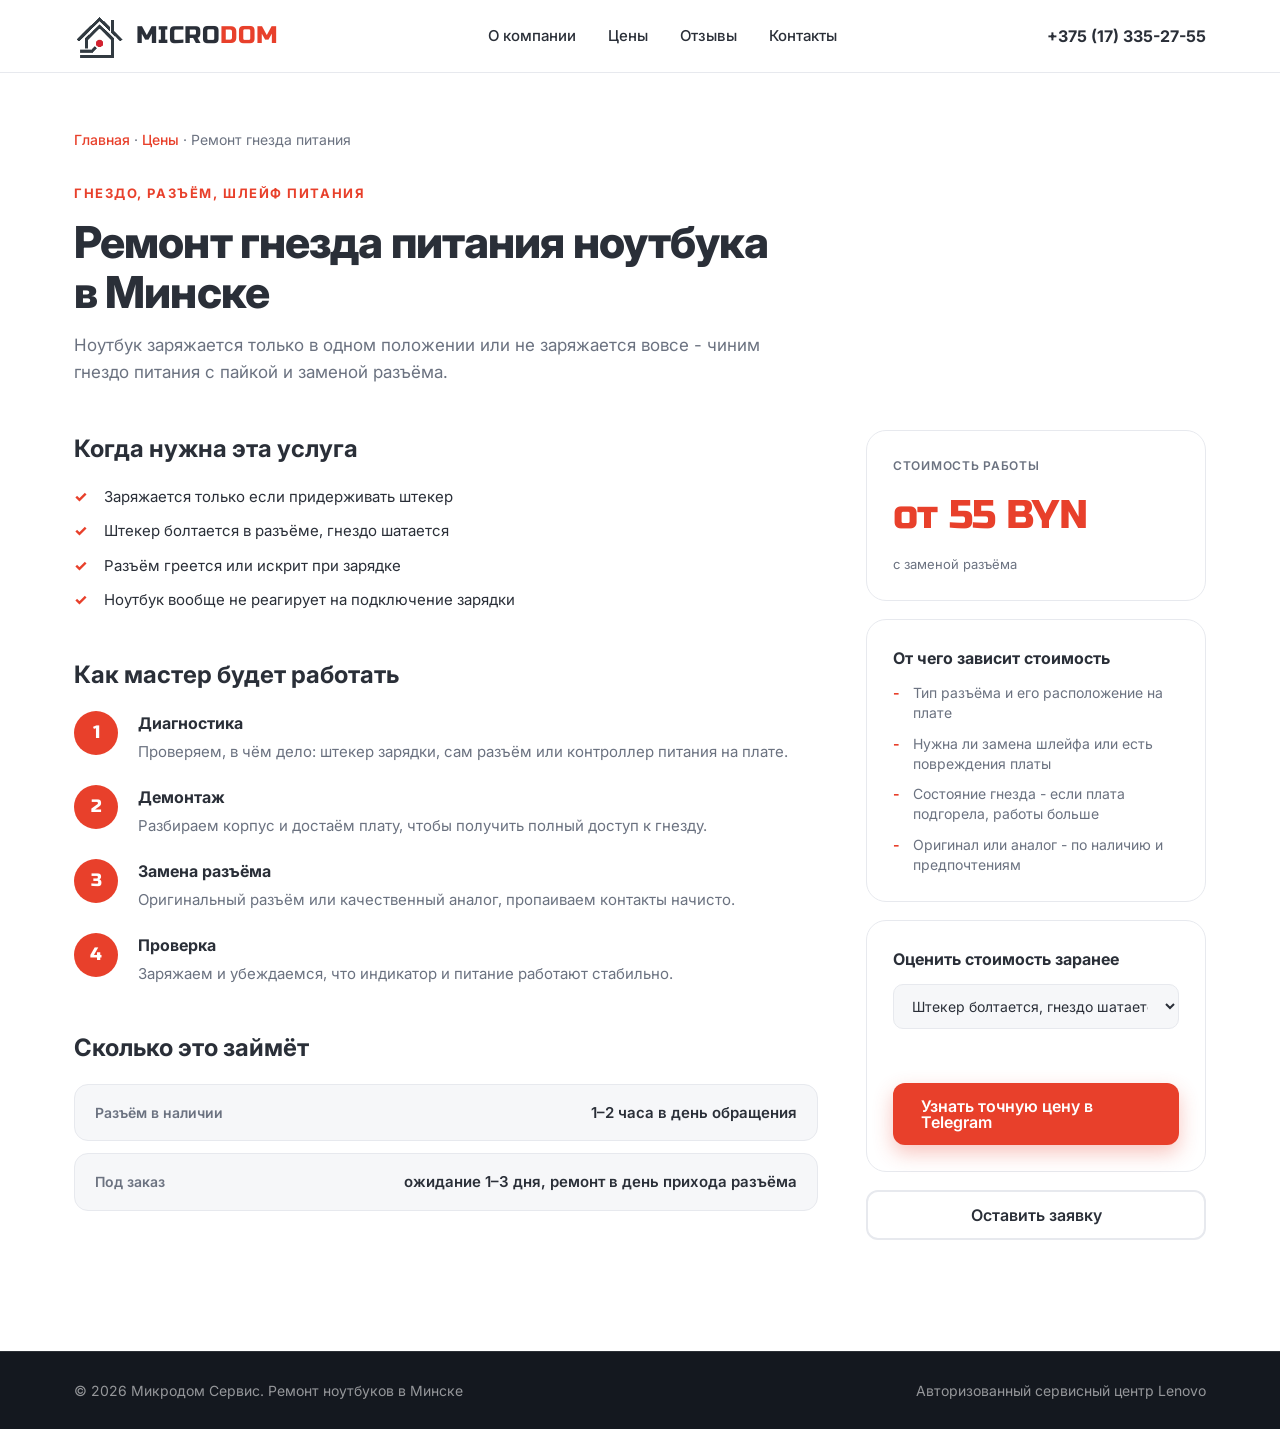
<file: services/remont-gnezda-pitaniya.html>
<!DOCTYPE html>
<html lang="ru">
<head>
  <meta charset="UTF-8">
  <meta name="viewport" content="width=device-width, initial-scale=1.0">
  <link rel="icon" type="image/png" href="../assets/favicon.png" media="(prefers-color-scheme: light)">
  <link rel="icon" type="image/png" href="../assets/favicon-dark.png" media="(prefers-color-scheme: dark)">
  <link rel="apple-touch-icon" href="../assets/apple-touch-icon.png">
  <meta name="theme-color" content="#ffffff" media="(prefers-color-scheme: light)">
  <meta name="theme-color" content="#0d1117" media="(prefers-color-scheme: dark)">
    <title>Ремонт гнезда питания ноутбука в Минске - от 55 BYN | Микродом Сервис</title>
  <meta name="description" content="Ремонт гнезда питания ноутбука в Минске от 55 BYN. Замена разъёма с пайкой на плате, проверка зарядки до полного восстановления.">
  <link rel="canonical" href="https://microdom.by/services/remont-gnezda-pitaniya.html">

  <meta property="og:type" content="website">
  <meta property="og:site_name" content="Микродом Сервис">
  <meta property="og:title" content="Ремонт гнезда питания ноутбука в Минске - от 55 BYN | Микродом Сервис">
  <meta property="og:description" content="Ремонт гнезда питания ноутбука в Минске от 55 BYN. Замена разъёма с пайкой на плате, проверка зарядки до полного восстановления.">
  <meta property="og:url" content="https://microdom.by/services/remont-gnezda-pitaniya.html">
  <meta property="og:locale" content="ru_RU">
  <meta property="og:image" content="https://microdom.by/assets/logo.png">

  <script type="application/ld+json">
  {
    "@context": "https://schema.org",
    "@type": "Service",
    "name": "Ремонт гнезда питания",
    "serviceType": "Ремонт гнезда питания ноутбука",
    "description": "Ремонт гнезда питания ноутбука в Минске от 55 BYN. Замена разъёма с пайкой на плате, проверка зарядки до полного восстановления.",
    "url": "https://microdom.by/services/remont-gnezda-pitaniya.html",
    "provider": {
      "@type": "LocalBusiness",
      "name": "Микродом Сервис",
      "url": "https://microdom.by/",
      "telephone": "+375173352755",
      "email": "info@microdomservice.by",
      "address": {
        "@type": "PostalAddress",
        "streetAddress": "ул. Первомайская 24/2, офис 106",
        "addressLocality": "Минск",
        "addressCountry": "BY"
      }
    },
    "areaServed": {
      "@type": "City",
      "name": "Минск"
    },
    "offers": {
      "@type": "Offer",
      "price": "55",
      "priceCurrency": "BYN",
      "description": "Стоимость работы. Стоимость запчастей уточняется на диагностике."
    }
  }
  </script>
  <script type="application/ld+json">
  {
    "@context": "https://schema.org",
    "@type": "BreadcrumbList",
    "itemListElement": [
      {
        "@type": "ListItem",
        "position": 1,
        "name": "Главная",
        "item": "https://microdom.by/"
      },
      {
        "@type": "ListItem",
        "position": 2,
        "name": "Цены",
        "item": "https://microdom.by/#prices"
      },
      {
        "@type": "ListItem",
        "position": 3,
        "name": "Ремонт гнезда питания"
      }
    ]
  }
  </script>

  <link rel="preconnect" href="https://fonts.googleapis.com">
  <link rel="preconnect" href="https://fonts.gstatic.com" crossorigin>
  <link href="https://fonts.googleapis.com/css2?family=Russo+One&display=swap" rel="stylesheet">
  <link href="https://fonts.googleapis.com/css2?family=Inter:wght@400;500;600;700;800&display=swap" rel="stylesheet">
  <link rel="stylesheet" href="../styles.css">
</head>
<body>

<header class="header" id="header">
  <div class="container header__inner">
    <a href="../index.html#top" class="logo"><picture><source srcset="../assets/logo_black.png" media="(prefers-color-scheme: dark)"><img src="../assets/logo_white.png" alt="Микродом Сервис" class="logo__img"></picture><span class="logo__text">MICRO<span>DOM</span></span></a>
    <nav class="nav" id="nav">
      <a href="../index.html#about" class="nav__link">О компании</a>
      <a href="../index.html#prices" class="nav__link">Цены</a>
      <a href="../index.html#reviews" class="nav__link">Отзывы</a>
      <a href="../index.html#contacts" class="nav__link">Контакты</a>
    </nav>
    <div class="header__actions">
      <a href="tel:+375173352755" class="header__phone">+375 (17) 335-27-55</a>
      <button class="burger" id="burger" aria-label="Меню">
        <span></span><span></span><span></span>
      </button>
    </div>
  </div>
</header>

<main>
  <section class="srv">
    <div class="container">
      <nav class="srv-breadcrumb" aria-label="Хлебные крошки">
        <a href="../index.html">Главная</a> · <a href="../index.html#prices">Цены</a> · <span>Ремонт гнезда питания</span>
      </nav>

      <div class="srv-head">
        <p class="srv-kicker">Гнездо, разъём, шлейф питания</p>
        <h1 class="srv-title">Ремонт гнезда питания ноутбука в Минске</h1>
        <p class="srv-lead">Ноутбук заряжается только в одном положении или не заряжается вовсе - чиним гнездо питания с пайкой и заменой разъёма.</p>
      </div>

      <div class="srv-grid">
        <div class="srv-main">
          <section class="srv-section">
            <h2 class="srv-section__title">Когда нужна эта услуга</h2>
            <ul class="srv-list">
              <li>Заряжается только если придерживать штекер</li>
              <li>Штекер болтается в разъёме, гнездо шатается</li>
              <li>Разъём греется или искрит при зарядке</li>
              <li>Ноутбук вообще не реагирует на подключение зарядки</li>
            </ul>
          </section>

          <section class="srv-section">
            <h2 class="srv-section__title">Как мастер будет работать</h2>
            <ol class="srv-steps">
              <li><strong>Диагностика</strong><p>Проверяем, в чём дело: штекер зарядки, сам разъём или контроллер питания на плате.</p></li>
              <li><strong>Демонтаж</strong><p>Разбираем корпус и достаём плату, чтобы получить полный доступ к гнезду.</p></li>
              <li><strong>Замена разъёма</strong><p>Оригинальный разъём или качественный аналог, пропаиваем контакты начисто.</p></li>
              <li><strong>Проверка</strong><p>Заряжаем и убеждаемся, что индикатор и питание работают стабильно.</p></li>
            </ol>
          </section>

          <section class="srv-section">
            <h2 class="srv-section__title">Сколько это займёт</h2>
            <div class="srv-times">
              <div class="srv-time"><span class="srv-time__label">Разъём в наличии</span><span class="srv-time__value">1–2 часа в день обращения</span></div>
              <div class="srv-time"><span class="srv-time__label">Под заказ</span><span class="srv-time__value">ожидание 1–3 дня, ремонт в день прихода разъёма</span></div>
            </div>
          </section>
        </div>

        <aside class="srv-side">
          <div class="srv-box">
            <div class="srv-price-label">Стоимость работы</div>
            <div class="srv-price">от 55 BYN</div>
            <p class="srv-price-note">с заменой разъёма</p>
          </div>
          <div class="srv-box">
            <h3 class="srv-box__title">От чего зависит стоимость</h3>
            <ul class="srv-box__list">
              <li>Тип разъёма и его расположение на плате</li>
              <li>Нужна ли замена шлейфа или есть повреждения платы</li>
              <li>Состояние гнезда - если плата подгорела, работы больше</li>
              <li>Оригинал или аналог - по наличию и предпочтениям</li>
            </ul>
          </div>
          <div class="srv-box" data-estimate>
            <h3 class="srv-box__title">Оценить стоимость заранее</h3>
            <select class="estimate__select" aria-label="Проблема с питанием">
              <option data-price="от 55 BYN">Штекер болтается, гнездо шатается</option>
              <option data-price="от 55 BYN">Разъём греется или искрит при зарядке</option>
              <option data-price="от 55 BYN">Ноутбук не реагирует на подключение зарядки</option>
              <option data-price="от 75 BYN">Разъём на плате, требуется разбор корпуса</option>
            </select>
            <div class="estimate__price"></div>
            <a class="btn btn--accent btn--full estimate__link" href="#" target="_blank" rel="noopener">Узнать точную цену в Telegram</a>
          </div>
          <a class="btn btn--ghost btn--full" href="../index.html#contacts">Оставить заявку</a>
        </aside>
      </div>
    </div>
  </section>
</main>

<footer class="footer">
  <div class="container footer__inner">
    <span class="footer__copy">© 2026 Микродом Сервис. Ремонт ноутбуков в Минске</span>
    <span class="footer__meta">Авторизованный сервисный центр Lenovo</span>
  </div>
</footer>

<script src="../script.js"></script>
<script src="../estimate.js"></script>
</body>
</html>
</file>
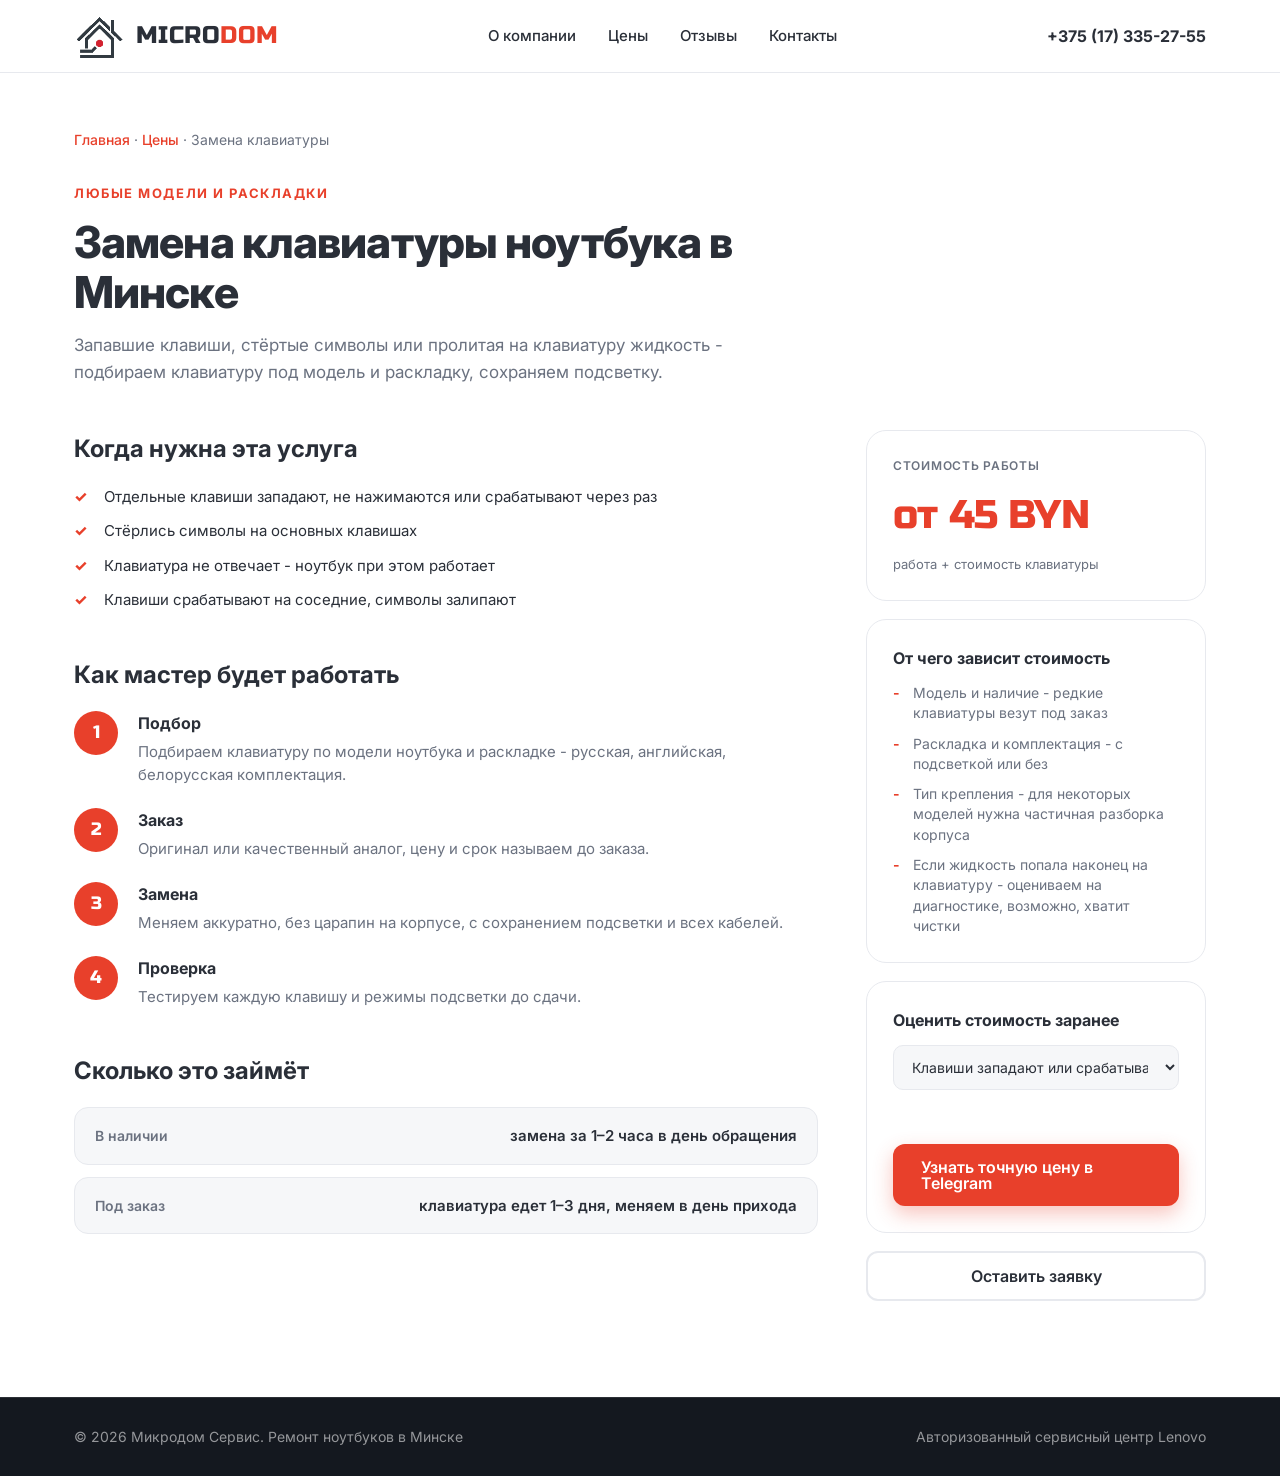
<file: services/zamena-klaviatury.html>
<!DOCTYPE html>
<html lang="ru">
<head>
  <meta charset="UTF-8">
  <meta name="viewport" content="width=device-width, initial-scale=1.0">
  <link rel="icon" type="image/png" href="../assets/favicon.png" media="(prefers-color-scheme: light)">
  <link rel="icon" type="image/png" href="../assets/favicon-dark.png" media="(prefers-color-scheme: dark)">
  <link rel="apple-touch-icon" href="../assets/apple-touch-icon.png">
  <meta name="theme-color" content="#ffffff" media="(prefers-color-scheme: light)">
  <meta name="theme-color" content="#0d1117" media="(prefers-color-scheme: dark)">
    <title>Замена клавиатуры ноутбука в Минске - от 45 BYN | Микродом Сервис</title>
  <meta name="description" content="Замена клавиатуры ноутбука в Минске от 45 BYN. Подбор под модель и раскладку, сохранение подсветки, полная проверка каждой клавиши.">
  <link rel="canonical" href="https://microdom.by/services/zamena-klaviatury.html">

  <meta property="og:type" content="website">
  <meta property="og:site_name" content="Микродом Сервис">
  <meta property="og:title" content="Замена клавиатуры ноутбука в Минске - от 45 BYN | Микродом Сервис">
  <meta property="og:description" content="Замена клавиатуры ноутбука в Минске от 45 BYN. Подбор под модель и раскладку, сохранение подсветки, полная проверка каждой клавиши.">
  <meta property="og:url" content="https://microdom.by/services/zamena-klaviatury.html">
  <meta property="og:locale" content="ru_RU">
  <meta property="og:image" content="https://microdom.by/assets/logo.png">

  <script type="application/ld+json">
  {
    "@context": "https://schema.org",
    "@type": "Service",
    "name": "Замена клавиатуры",
    "serviceType": "Замена клавиатуры ноутбука",
    "description": "Замена клавиатуры ноутбука в Минске от 45 BYN. Подбор под модель и раскладку, сохранение подсветки, полная проверка каждой клавиши.",
    "url": "https://microdom.by/services/zamena-klaviatury.html",
    "provider": {
      "@type": "LocalBusiness",
      "name": "Микродом Сервис",
      "url": "https://microdom.by/",
      "telephone": "+375173352755",
      "email": "info@microdomservice.by",
      "address": {
        "@type": "PostalAddress",
        "streetAddress": "ул. Первомайская 24/2, офис 106",
        "addressLocality": "Минск",
        "addressCountry": "BY"
      }
    },
    "areaServed": {
      "@type": "City",
      "name": "Минск"
    },
    "offers": {
      "@type": "Offer",
      "price": "45",
      "priceCurrency": "BYN",
      "description": "Стоимость работы. Стоимость запчастей уточняется на диагностике."
    }
  }
  </script>
  <script type="application/ld+json">
  {
    "@context": "https://schema.org",
    "@type": "BreadcrumbList",
    "itemListElement": [
      {
        "@type": "ListItem",
        "position": 1,
        "name": "Главная",
        "item": "https://microdom.by/"
      },
      {
        "@type": "ListItem",
        "position": 2,
        "name": "Цены",
        "item": "https://microdom.by/#prices"
      },
      {
        "@type": "ListItem",
        "position": 3,
        "name": "Замена клавиатуры"
      }
    ]
  }
  </script>

  <link rel="preconnect" href="https://fonts.googleapis.com">
  <link rel="preconnect" href="https://fonts.gstatic.com" crossorigin>
  <link href="https://fonts.googleapis.com/css2?family=Russo+One&display=swap" rel="stylesheet">
  <link href="https://fonts.googleapis.com/css2?family=Inter:wght@400;500;600;700;800&display=swap" rel="stylesheet">
  <link rel="stylesheet" href="../styles.css">
</head>
<body>

<header class="header" id="header">
  <div class="container header__inner">
    <a href="../index.html#top" class="logo"><picture><source srcset="../assets/logo_black.png" media="(prefers-color-scheme: dark)"><img src="../assets/logo_white.png" alt="Микродом Сервис" class="logo__img"></picture><span class="logo__text">MICRO<span>DOM</span></span></a>
    <nav class="nav" id="nav">
      <a href="../index.html#about" class="nav__link">О компании</a>
      <a href="../index.html#prices" class="nav__link">Цены</a>
      <a href="../index.html#reviews" class="nav__link">Отзывы</a>
      <a href="../index.html#contacts" class="nav__link">Контакты</a>
    </nav>
    <div class="header__actions">
      <a href="tel:+375173352755" class="header__phone">+375 (17) 335-27-55</a>
      <button class="burger" id="burger" aria-label="Меню">
        <span></span><span></span><span></span>
      </button>
    </div>
  </div>
</header>

<main>
  <section class="srv">
    <div class="container">
      <nav class="srv-breadcrumb" aria-label="Хлебные крошки">
        <a href="../index.html">Главная</a> · <a href="../index.html#prices">Цены</a> · <span>Замена клавиатуры</span>
      </nav>

      <div class="srv-head">
        <p class="srv-kicker">Любые модели и раскладки</p>
        <h1 class="srv-title">Замена клавиатуры ноутбука в Минске</h1>
        <p class="srv-lead">Запавшие клавиши, стёртые символы или пролитая на клавиатуру жидкость - подбираем клавиатуру под модель и раскладку, сохраняем подсветку.</p>
      </div>

      <div class="srv-grid">
        <div class="srv-main">
          <section class="srv-section">
            <h2 class="srv-section__title">Когда нужна эта услуга</h2>
            <ul class="srv-list">
              <li>Отдельные клавиши западают, не нажимаются или срабатывают через раз</li>
              <li>Стёрлись символы на основных клавишах</li>
              <li>Клавиатура не отвечает - ноутбук при этом работает</li>
              <li>Клавиши срабатывают на соседние, символы залипают</li>
            </ul>
          </section>

          <section class="srv-section">
            <h2 class="srv-section__title">Как мастер будет работать</h2>
            <ol class="srv-steps">
              <li><strong>Подбор</strong><p>Подбираем клавиатуру по модели ноутбука и раскладке - русская, английская, белорусская комплектация.</p></li>
              <li><strong>Заказ</strong><p>Оригинал или качественный аналог, цену и срок называем до заказа.</p></li>
              <li><strong>Замена</strong><p>Меняем аккуратно, без царапин на корпусе, с сохранением подсветки и всех кабелей.</p></li>
              <li><strong>Проверка</strong><p>Тестируем каждую клавишу и режимы подсветки до сдачи.</p></li>
            </ol>
          </section>

          <section class="srv-section">
            <h2 class="srv-section__title">Сколько это займёт</h2>
            <div class="srv-times">
              <div class="srv-time"><span class="srv-time__label">В наличии</span><span class="srv-time__value">замена за 1–2 часа в день обращения</span></div>
              <div class="srv-time"><span class="srv-time__label">Под заказ</span><span class="srv-time__value">клавиатура едет 1–3 дня, меняем в день прихода</span></div>
            </div>
          </section>
        </div>

        <aside class="srv-side">
          <div class="srv-box">
            <div class="srv-price-label">Стоимость работы</div>
            <div class="srv-price">от 45 BYN</div>
            <p class="srv-price-note">работа + стоимость клавиатуры</p>
          </div>
          <div class="srv-box">
            <h3 class="srv-box__title">От чего зависит стоимость</h3>
            <ul class="srv-box__list">
              <li>Модель и наличие - редкие клавиатуры везут под заказ</li>
              <li>Раскладка и комплектация - с подсветкой или без</li>
              <li>Тип крепления - для некоторых моделей нужна частичная разборка корпуса</li>
              <li>Если жидкость попала наконец на клавиатуру - оцениваем на диагностике, возможно, хватит чистки</li>
            </ul>
          </div>
          <div class="srv-box" data-estimate>
            <h3 class="srv-box__title">Оценить стоимость заранее</h3>
            <select class="estimate__select" aria-label="Проблема с клавиатурой">
              <option data-price="от 45 BYN + стоимость клавиатуры">Клавиши западают или срабатывают через раз</option>
              <option data-price="от 45 BYN + стоимость клавиатуры">Клавиши выпали или сломаны крепления</option>
              <option data-price="от 45 BYN + стоимость клавиатуры">Клавиатура с подсветкой или особая раскладка</option>
              <option data-price="от 45 BYN + стоимость клавиатуры">Стёрлись символы на основных клавишах</option>
            </select>
            <div class="estimate__price"></div>
            <a class="btn btn--accent btn--full estimate__link" href="#" target="_blank" rel="noopener">Узнать точную цену в Telegram</a>
          </div>
          <a class="btn btn--ghost btn--full" href="../index.html#contacts">Оставить заявку</a>
        </aside>
      </div>
    </div>
  </section>
</main>

<footer class="footer">
  <div class="container footer__inner">
    <span class="footer__copy">© 2026 Микродом Сервис. Ремонт ноутбуков в Минске</span>
    <span class="footer__meta">Авторизованный сервисный центр Lenovo</span>
  </div>
</footer>

<script src="../script.js"></script>
<script src="../estimate.js"></script>
</body>
</html>
</file>
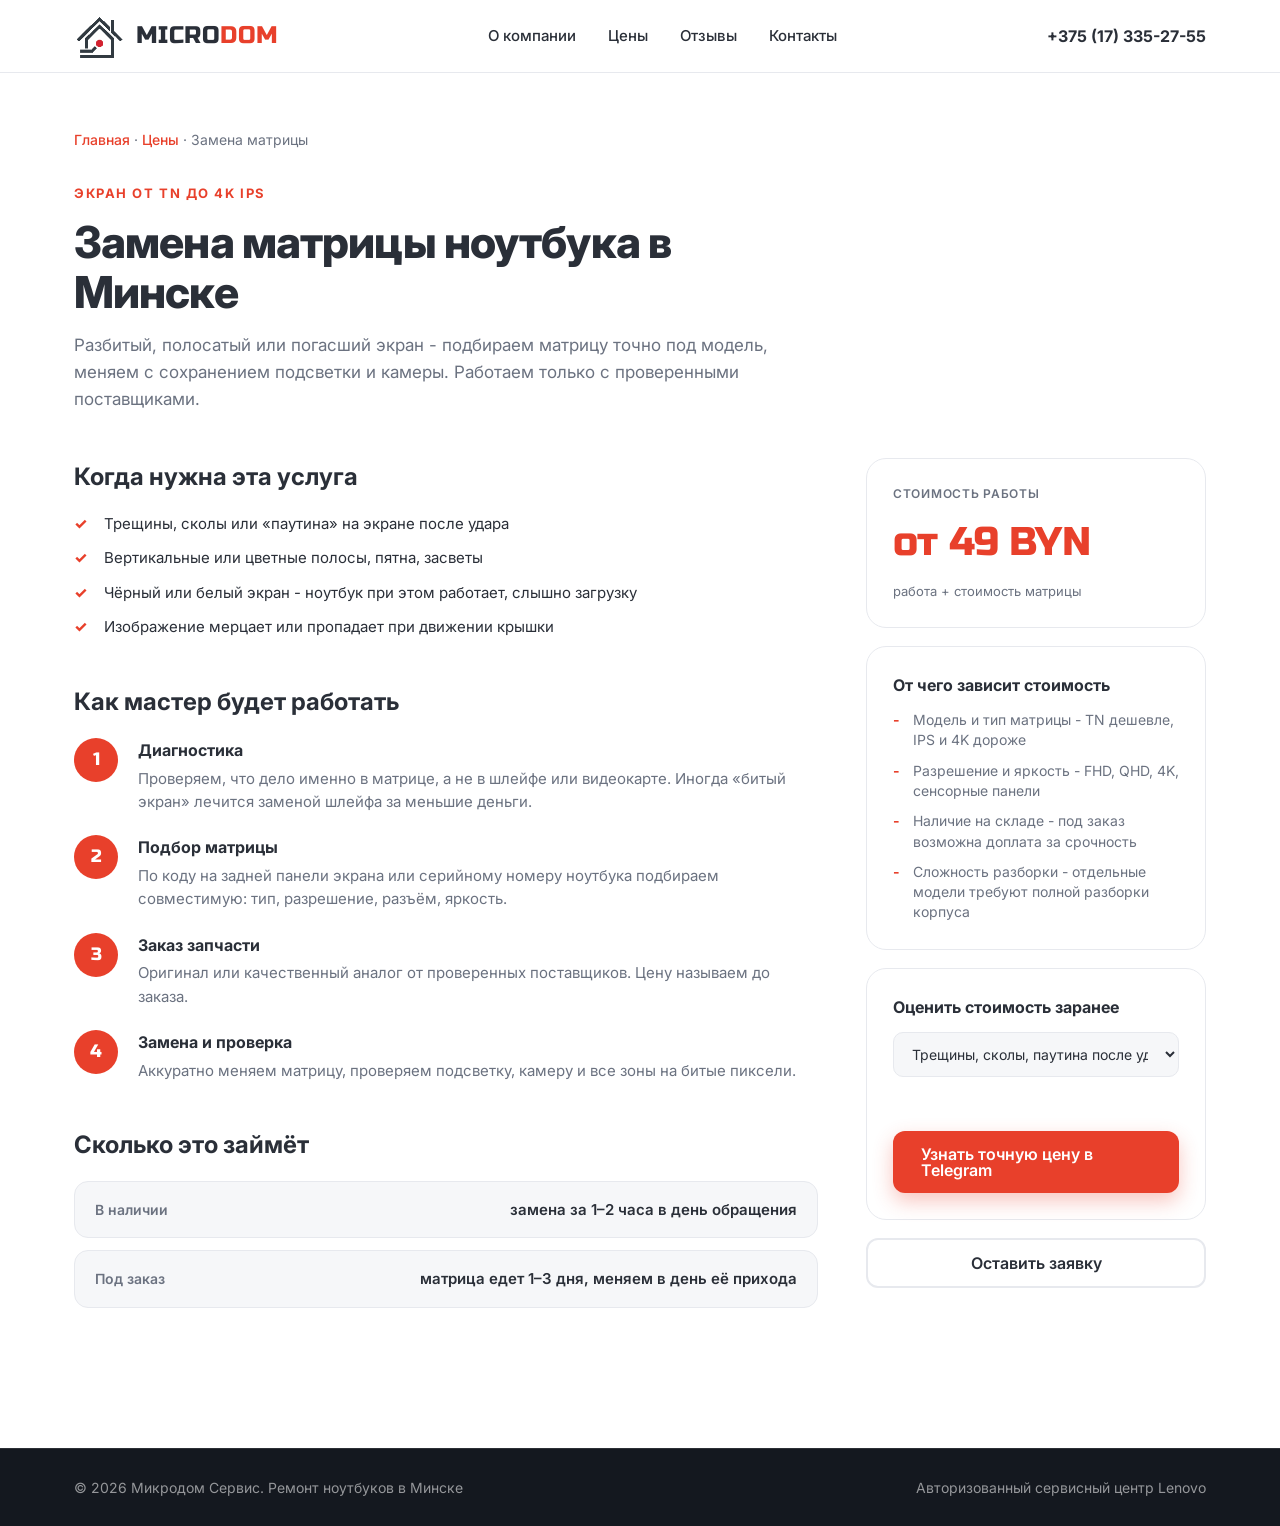
<file: services/zamena-matricy.html>
<!DOCTYPE html>
<html lang="ru">
<head>
  <meta charset="UTF-8">
  <meta name="viewport" content="width=device-width, initial-scale=1.0">
  <link rel="icon" type="image/png" href="../assets/favicon.png" media="(prefers-color-scheme: light)">
  <link rel="icon" type="image/png" href="../assets/favicon-dark.png" media="(prefers-color-scheme: dark)">
  <link rel="apple-touch-icon" href="../assets/apple-touch-icon.png">
  <meta name="theme-color" content="#ffffff" media="(prefers-color-scheme: light)">
  <meta name="theme-color" content="#0d1117" media="(prefers-color-scheme: dark)">
    <title>Замена матрицы ноутбука в Минске - от 49 BYN | Микродом Сервис</title>
  <meta name="description" content="Замена разбитого или полосатого экрана ноутбука в Минске от 49 BYN. Подбор матрицы точно под модель, от TN до 4K IPS, оригинальные запчасти.">
  <link rel="canonical" href="https://microdom.by/services/zamena-matricy.html">

  <meta property="og:type" content="website">
  <meta property="og:site_name" content="Микродом Сервис">
  <meta property="og:title" content="Замена матрицы ноутбука в Минске - от 49 BYN | Микродом Сервис">
  <meta property="og:description" content="Замена разбитого или полосатого экрана ноутбука в Минске от 49 BYN. Подбор матрицы точно под модель, от TN до 4K IPS, оригинальные запчасти.">
  <meta property="og:url" content="https://microdom.by/services/zamena-matricy.html">
  <meta property="og:locale" content="ru_RU">
  <meta property="og:image" content="https://microdom.by/assets/logo.png">

  <script type="application/ld+json">
  {
    "@context": "https://schema.org",
    "@type": "Service",
    "name": "Замена матрицы",
    "serviceType": "Замена матрицы ноутбука",
    "description": "Замена разбитого или полосатого экрана ноутбука в Минске от 49 BYN. Подбор матрицы точно под модель, от TN до 4K IPS, оригинальные запчасти.",
    "url": "https://microdom.by/services/zamena-matricy.html",
    "provider": {
      "@type": "LocalBusiness",
      "name": "Микродом Сервис",
      "url": "https://microdom.by/",
      "telephone": "+375173352755",
      "email": "info@microdomservice.by",
      "address": {
        "@type": "PostalAddress",
        "streetAddress": "ул. Первомайская 24/2, офис 106",
        "addressLocality": "Минск",
        "addressCountry": "BY"
      }
    },
    "areaServed": {
      "@type": "City",
      "name": "Минск"
    },
    "offers": {
      "@type": "Offer",
      "price": "49",
      "priceCurrency": "BYN",
      "description": "Стоимость работы. Стоимость запчастей уточняется на диагностике."
    }
  }
  </script>
  <script type="application/ld+json">
  {
    "@context": "https://schema.org",
    "@type": "BreadcrumbList",
    "itemListElement": [
      {
        "@type": "ListItem",
        "position": 1,
        "name": "Главная",
        "item": "https://microdom.by/"
      },
      {
        "@type": "ListItem",
        "position": 2,
        "name": "Цены",
        "item": "https://microdom.by/#prices"
      },
      {
        "@type": "ListItem",
        "position": 3,
        "name": "Замена матрицы"
      }
    ]
  }
  </script>

  <link rel="preconnect" href="https://fonts.googleapis.com">
  <link rel="preconnect" href="https://fonts.gstatic.com" crossorigin>
  <link href="https://fonts.googleapis.com/css2?family=Russo+One&display=swap" rel="stylesheet">
  <link href="https://fonts.googleapis.com/css2?family=Inter:wght@400;500;600;700;800&display=swap" rel="stylesheet">
  <link rel="stylesheet" href="../styles.css">
</head>
<body>

<header class="header" id="header">
  <div class="container header__inner">
    <a href="../index.html#top" class="logo"><picture><source srcset="../assets/logo_black.png" media="(prefers-color-scheme: dark)"><img src="../assets/logo_white.png" alt="Микродом Сервис" class="logo__img"></picture><span class="logo__text">MICRO<span>DOM</span></span></a>
    <nav class="nav" id="nav">
      <a href="../index.html#about" class="nav__link">О компании</a>
      <a href="../index.html#prices" class="nav__link">Цены</a>
      <a href="../index.html#reviews" class="nav__link">Отзывы</a>
      <a href="../index.html#contacts" class="nav__link">Контакты</a>
    </nav>
    <div class="header__actions">
      <a href="tel:+375173352755" class="header__phone">+375 (17) 335-27-55</a>
      <button class="burger" id="burger" aria-label="Меню">
        <span></span><span></span><span></span>
      </button>
    </div>
  </div>
</header>

<main>
  <section class="srv">
    <div class="container">
      <nav class="srv-breadcrumb" aria-label="Хлебные крошки">
        <a href="../index.html">Главная</a> · <a href="../index.html#prices">Цены</a> · <span>Замена матрицы</span>
      </nav>

      <div class="srv-head">
        <p class="srv-kicker">Экран от TN до 4K IPS</p>
        <h1 class="srv-title">Замена матрицы ноутбука в Минске</h1>
        <p class="srv-lead">Разбитый, полосатый или погасший экран - подбираем матрицу точно под модель, меняем с сохранением подсветки и камеры. Работаем только с проверенными поставщиками.</p>
      </div>

      <div class="srv-grid">
        <div class="srv-main">
          <section class="srv-section">
            <h2 class="srv-section__title">Когда нужна эта услуга</h2>
            <ul class="srv-list">
              <li>Трещины, сколы или «паутина» на экране после удара</li>
              <li>Вертикальные или цветные полосы, пятна, засветы</li>
              <li>Чёрный или белый экран - ноутбук при этом работает, слышно загрузку</li>
              <li>Изображение мерцает или пропадает при движении крышки</li>
            </ul>
          </section>

          <section class="srv-section">
            <h2 class="srv-section__title">Как мастер будет работать</h2>
            <ol class="srv-steps">
              <li><strong>Диагностика</strong><p>Проверяем, что дело именно в матрице, а не в шлейфе или видеокарте. Иногда «битый экран» лечится заменой шлейфа за меньшие деньги.</p></li>
              <li><strong>Подбор матрицы</strong><p>По коду на задней панели экрана или серийному номеру ноутбука подбираем совместимую: тип, разрешение, разъём, яркость.</p></li>
              <li><strong>Заказ запчасти</strong><p>Оригинал или качественный аналог от проверенных поставщиков. Цену называем до заказа.</p></li>
              <li><strong>Замена и проверка</strong><p>Аккуратно меняем матрицу, проверяем подсветку, камеру и все зоны на битые пиксели.</p></li>
            </ol>
          </section>

          <section class="srv-section">
            <h2 class="srv-section__title">Сколько это займёт</h2>
            <div class="srv-times">
              <div class="srv-time"><span class="srv-time__label">В наличии</span><span class="srv-time__value">замена за 1–2 часа в день обращения</span></div>
              <div class="srv-time"><span class="srv-time__label">Под заказ</span><span class="srv-time__value">матрица едет 1–3 дня, меняем в день её прихода</span></div>
            </div>
          </section>
        </div>

        <aside class="srv-side">
          <div class="srv-box">
            <div class="srv-price-label">Стоимость работы</div>
            <div class="srv-price">от 49 BYN</div>
            <p class="srv-price-note">работа + стоимость матрицы</p>
          </div>
          <div class="srv-box">
            <h3 class="srv-box__title">От чего зависит стоимость</h3>
            <ul class="srv-box__list">
              <li>Модель и тип матрицы - TN дешевле, IPS и 4K дороже</li>
              <li>Разрешение и яркость - FHD, QHD, 4K, сенсорные панели</li>
              <li>Наличие на складе - под заказ возможна доплата за срочность</li>
              <li>Сложность разборки - отдельные модели требуют полной разборки корпуса</li>
            </ul>
          </div>
          <div class="srv-box" data-estimate>
            <h3 class="srv-box__title">Оценить стоимость заранее</h3>
            <select class="estimate__select" aria-label="Проблема с экраном">
              <option data-price="от 49 BYN + стоимость матрицы">Трещины, сколы, паутина после удара</option>
              <option data-price="от 49 BYN + стоимость матрицы">Вертикальные полосы, пятна, засветы</option>
              <option data-price="от 49 BYN + стоимость матрицы">Чёрный или белый экран при рабочем ноутбуке</option>
              <option data-price="стоимость уточняется">Сенсорная панель или 4K</option>
            </select>
            <div class="estimate__price"></div>
            <a class="btn btn--accent btn--full estimate__link" href="#" target="_blank" rel="noopener">Узнать точную цену в Telegram</a>
          </div>
          <a class="btn btn--ghost btn--full" href="../index.html#contacts">Оставить заявку</a>
        </aside>
      </div>
    </div>
  </section>
</main>

<footer class="footer">
  <div class="container footer__inner">
    <span class="footer__copy">© 2026 Микродом Сервис. Ремонт ноутбуков в Минске</span>
    <span class="footer__meta">Авторизованный сервисный центр Lenovo</span>
  </div>
</footer>

<script src="../script.js"></script>
<script src="../estimate.js"></script>
</body>
</html>
</file>
<file: styles.css>
* {
  margin: 0;
  padding: 0;
  box-sizing: border-box;
}

:root {
  --accent: #e8402b;
  --accent-dark: #c8331f;
  --deep: #14181f;
  --dark: #2a2f38;
  --text: #2a2f38;
  --muted: #6b7280;
  --bg: #ffffff;
  --bg-soft: #f6f7f9;
  --card: #ffffff;
  --header-bg: rgba(255, 255, 255, 0.92);
  --line: #e7e9ee;
  --radius: 14px;
  --radius-lg: 20px;
  --shadow: 0 10px 30px rgba(20, 24, 31, 0.08);
  --font: 'Inter', system-ui, -apple-system, 'Segoe UI', Roboto, sans-serif;
  color-scheme: light;
}

html {
  scroll-behavior: smooth;
  scroll-padding-top: 88px;
  -webkit-text-size-adjust: 100%;
  text-size-adjust: 100%;
}

body {
  font-family: var(--font);
  color: var(--text);
  background: var(--bg);
  line-height: 1.55;
  -webkit-font-smoothing: antialiased;
}

img {
  max-width: 100%;
  display: block;
}

a {
  color: inherit;
  text-decoration: none;
}

.container {
  max-width: 1180px;
  margin: 0 auto;
  padding: 0 24px;
}

/* ===== Header ===== */
.header {
  position: sticky;
  top: 0;
  z-index: 100;
  background: var(--header-bg);
  backdrop-filter: blur(10px);
  border-bottom: 1px solid var(--line);
}

.header__inner {
  display: flex;
  align-items: center;
  justify-content: space-between;
  height: 72px;
  gap: 24px;
}

.logo {
  display: inline-flex;
  align-items: center;
  gap: 12px;
}

.logo__text {
  display: block;
  font-family: 'Russo One', Arial, sans-serif;
  font-size: 24px;
  font-weight: 400;
  line-height: 50px;
  height: 50px;
  letter-spacing: 0.02em;
  color: var(--dark);
}

.logo__text span {
  color: var(--accent);
}

.logo__img {
  width: 50px;
  height: 50px;
  border-radius: 10px;
}

.nav {
  display: flex;
  gap: 32px;
}

.nav__link {
  font-weight: 500;
  font-size: 15px;
  color: var(--text);
  transition: color 0.2s;
}

.nav__link:hover {
  color: var(--accent);
}

.header__actions {
  display: flex;
  align-items: center;
  gap: 20px;
}

.header__phone {
  font-weight: 700;
  font-size: 16px;
  color: var(--dark);
  white-space: nowrap;
  transition: color 0.2s;
}

.header__phone:hover {
  color: var(--accent);
}

.burger {
  display: none;
  flex-direction: column;
  gap: 5px;
  background: none;
  border: 0;
  cursor: pointer;
  padding: 6px;
}

.burger span {
  width: 24px;
  height: 2px;
  background: var(--dark);
  border-radius: 2px;
  transition: transform 0.2s, opacity 0.2s;
}

/* ===== Buttons ===== */
.btn {
  display: inline-flex;
  align-items: center;
  justify-content: center;
  gap: 8px;
  font-weight: 600;
  font-size: 16px;
  line-height: 1;
  padding: 15px 28px;
  border-radius: 12px;
  border: 0;
  cursor: pointer;
  transition: background 0.2s, transform 0.15s, box-shadow 0.2s;
  font-family: var(--font);
}

.btn--accent {
  background: var(--accent);
  color: #fff;
  box-shadow: 0 8px 20px rgba(232, 64, 43, 0.3);
}

.btn--accent:hover {
  background: var(--accent-dark);
  transform: translateY(-1px);
}

.btn--ghost {
  background: transparent;
  color: var(--dark);
  border: 2px solid var(--line);
}

.btn--ghost:hover {
  border-color: var(--dark);
}

.btn--full {
  width: 100%;
}

/* ===== Hero ===== */
.hero {
  background: #10141a;
}

.hero__band {
  position: relative;
  background-image: url('assets/hero-thinkpad.jpg');
  background-size: cover;
  background-position: center;
}

.hero__band::before {
  content: '';
  position: absolute;
  inset: 0;
  background: rgba(9, 11, 15, 0.72);
}

.hero__inner {
  position: relative;
  padding: 92px 0 84px;
}

.hero__content {
  max-width: 660px;
}

.hero__badge-mark {
  width: 13px;
  height: 13px;
  flex-shrink: 0;
  margin-right: 6px;
}

.hero__badge {
  display: inline-flex;
  align-items: center;
  text-transform: uppercase;
  letter-spacing: 0.14em;
  font-size: 13px;
  font-weight: 700;
  color: #ff6a52;
  margin-bottom: 22px;
}

.hero__title {
  font-family: 'Russo One', Arial, sans-serif;
  font-weight: 400;
  text-transform: uppercase;
  font-size: clamp(34px, 4.6vw, 52px);
  letter-spacing: 0.01em;
  line-height: 1.08;
  color: #fff;
  margin-bottom: 18px;
}

.hero__title span {
  color: #ff5138;
}

.hero__subtitle {
  font-family: Arial, Helvetica, sans-serif;
  font-size: 17px;
  line-height: 1.55;
  color: rgba(255, 255, 255, 0.8);
  max-width: 560px;
  margin-bottom: 34px;
}

.hero__actions {
  display: flex;
  gap: 14px;
  flex-wrap: wrap;
}

.btn--hero-accent {
  background: #ff5138;
  color: #fff;
  border-radius: 2px;
  box-shadow: none;
  font-weight: 700;
  text-transform: uppercase;
  letter-spacing: 0.06em;
  font-size: 14px;
  padding: 16px 32px;
}

.btn--hero-accent:hover {
  background: #e5402a;
  transform: none;
}

.btn--hero-ghost {
  background: transparent;
  color: #fff;
  border: 2px solid rgba(255, 255, 255, 0.75);
  border-radius: 2px;
  font-weight: 700;
  text-transform: uppercase;
  letter-spacing: 0.06em;
  font-size: 14px;
  padding: 16px 32px;
}

.btn--hero-ghost:hover {
  border-color: #fff;
  background: rgba(255, 255, 255, 0.1);
  transform: none;
}

.hero__strip {
  position: relative;
  background: rgba(0, 0, 0, 0.55);
  border-top: 1px solid rgba(255, 255, 255, 0.16);
}

.hero__strip-inner {
  display: flex;
  align-items: center;
  gap: 72px;
  padding: 20px 24px;
}

.hero__strip-item {
  font-family: Arial, Helvetica, sans-serif;
  display: flex;
  align-items: baseline;
  gap: 12px;
  text-transform: uppercase;
  letter-spacing: 0.08em;
  font-size: 13px;
  font-weight: 700;
  color: rgba(255, 255, 255, 0.7);
}

.hero__strip-item > span:first-child {
  font-family: 'Russo One', Arial, sans-serif;
  font-weight: 400;
  font-size: 28px;
  letter-spacing: 0;
  color: #ff5138;
}

/* ===== Section head ===== */
.section-head {
  text-align: center;
  max-width: 640px;
  margin: 0 auto 48px;
}

.section-head--left {
  text-align: left;
  margin: 0 0 24px;
}

.section-title {
  font-size: clamp(28px, 4vw, 40px);
  font-weight: 800;
  letter-spacing: -0.02em;
  color: var(--dark);
  margin-bottom: 12px;
}

.section-subtitle {
  font-size: 17px;
  color: var(--muted);
}

/* ===== Prices ===== */
.prices {
  padding: 84px 0;
  background: var(--bg-soft);
  border-top: 1px solid var(--line);
}

.prices__list {
  max-width: 860px;
  margin: 0 auto;
  border: 1px solid var(--line);
  border-radius: var(--radius-lg);
  overflow: hidden;
}

.price-row {
  position: relative;
  display: grid;
  grid-template-columns: 1fr auto 150px;
  align-items: baseline;
  gap: 24px;
  padding: 18px 60px 18px 28px;
  background: var(--card);
  color: inherit;
  transition: background 0.2s, border-color 0.2s;
}

.price-row__price::after {
  content: '';
  width: 14px;
  height: 14px;
  flex-shrink: 0;
  background: url("data:image/svg+xml,%3Csvg xmlns='http://www.w3.org/2000/svg' viewBox='0 0 24 24' fill='none' stroke='%23e8402b' stroke-width='6' stroke-linecap='square' stroke-linejoin='miter'%3E%3Cpolyline points='8 5 16 12 8 19'/%3E%3C/svg%3E") center / contain no-repeat;
  opacity: 1;
  transition: opacity 0.2s, transform 0.2s;
}

.price-row + .price-row {
  border-top: 1px solid var(--line);
}

.price-row:hover {
  background: var(--bg-soft);
}

.price-row:hover .price-row__name {
  color: var(--accent);
}

.price-row:hover .price-row__price::after {
  opacity: 1;
  transform: translateX(3px);
}

.price-row__name {
  font-family: 'Russo One', Arial, sans-serif;
  font-weight: 400;
  font-size: 16px;
  color: var(--dark);
}

.price-row__note {
  font-size: 14px;
  color: var(--muted);
  text-align: right;
}

.price-row__price {
  font-family: 'Russo One', Arial, sans-serif;
  font-weight: 400;
  font-size: 20px;
  color: var(--accent);
  letter-spacing: -0.01em;
  text-align: right;
  white-space: nowrap;
  display: inline-flex;
  align-items: center;
  gap: 8px;
}

.prices__note {
  text-align: center;
  font-size: 14px;
  color: var(--muted);
  margin-top: 32px;
}

/* ===== About ===== */
.about {
  padding: 84px 0;
}

.about__inner {
  display: grid;
  grid-template-columns: 1fr 1.1fr;
  gap: 64px;
  align-items: center;
}

.about__visual {
  display: flex;
  justify-content: center;
}

.about__collage {
  display: grid;
  width: 100%;
  max-width: 460px;
}

.about__photo-block {
  position: relative;
  margin: 0;
  border-radius: var(--radius-lg);
  overflow: hidden;
}

.about__photo {
  width: 100%;
  height: 460px;
  object-fit: cover;
  display: block;
  filter: saturate(0.88) contrast(1.04);
}

.about__badge {
  position: absolute;
  left: 0;
  right: 0;
  bottom: 0;
  z-index: 1;
  padding: 56px 22px 18px;
  color: #fff;
  font-family: 'Russo One', Arial, sans-serif;
  font-weight: 400;
  font-size: 16px;
  line-height: 1.35;
  background: linear-gradient(to top, rgba(9, 12, 16, 0.85), rgba(9, 12, 16, 0.25) 65%, rgba(9, 12, 16, 0));
  pointer-events: none;
}

.about__content {
  min-width: 0;
}

.about__text {
  font-size: 16px;
  color: var(--muted);
  margin-bottom: 18px;
}

/* ===== Service pages ===== */
.srv {
  padding: 56px 0 96px;
}

.srv-breadcrumb {
  font-size: 14px;
  color: var(--muted);
  margin-bottom: 32px;
}

.srv-breadcrumb a {
  color: var(--accent);
  font-weight: 500;
}

.srv-breadcrumb a:hover {
  text-decoration: underline;
}

.srv-head {
  max-width: 720px;
  margin-bottom: 44px;
}

.srv-kicker {
  text-transform: uppercase;
  letter-spacing: 0.12em;
  font-size: 13px;
  font-weight: 700;
  color: var(--accent);
  margin-bottom: 14px;
}

.srv-title {
  font-size: clamp(30px, 4vw, 44px);
  font-weight: 800;
  letter-spacing: -0.02em;
  line-height: 1.15;
  color: var(--dark);
  margin-bottom: 14px;
}

.srv-lead {
  font-size: 17px;
  color: var(--muted);
  line-height: 1.6;
}

.srv-grid {
  display: grid;
  grid-template-columns: 1fr 340px;
  gap: 48px;
  align-items: start;
}

.srv-main {
  min-width: 0;
}

.srv-section {
  margin-bottom: 44px;
}

.srv-section__title {
  font-size: 24px;
  font-weight: 700;
  color: var(--dark);
  margin-bottom: 18px;
}

.srv-list {
  list-style: none;
  display: grid;
  gap: 12px;
}

.srv-list li {
  position: relative;
  padding-left: 30px;
  font-size: 15px;
  color: var(--text);
  line-height: 1.5;
}

.srv-list li::before {
  content: '✓';
  position: absolute;
  left: 0;
  top: 0;
  color: var(--accent);
  font-weight: 800;
}

.srv-steps {
  list-style: none;
  counter-reset: srv;
}

.srv-steps li {
  counter-increment: srv;
  position: relative;
  padding-left: 64px;
  margin-bottom: 22px;
}

.srv-steps li::before {
  content: counter(srv);
  position: absolute;
  left: 0;
  top: 0;
  width: 44px;
  height: 44px;
  border-radius: 50%;
  background: var(--accent);
  color: #fff;
  font-family: 'Russo One', Arial, sans-serif;
  font-weight: 400;
  font-size: 18px;
  display: flex;
  align-items: center;
  justify-content: center;
}

.srv-steps strong {
  display: block;
  font-size: 16px;
  font-weight: 700;
  color: var(--dark);
  margin-bottom: 4px;
}

.srv-steps p {
  font-size: 15px;
  color: var(--muted);
  line-height: 1.55;
}

.srv-times {
  display: grid;
  gap: 12px;
}

.srv-time {
  display: flex;
  justify-content: space-between;
  align-items: baseline;
  gap: 24px;
  background: var(--bg-soft);
  border: 1px solid var(--line);
  border-radius: var(--radius);
  padding: 16px 20px;
}

.srv-time__label {
  font-size: 14px;
  color: var(--muted);
  font-weight: 600;
}

.srv-time__value {
  font-size: 15px;
  font-weight: 600;
  color: var(--dark);
  text-align: right;
}

.srv-side {
  display: flex;
  flex-direction: column;
  gap: 18px;
  position: sticky;
  top: 96px;
}

.srv-box {
  background: var(--card);
  border: 1px solid var(--line);
  border-radius: var(--radius-lg);
  padding: 26px;
}

.srv-price-label {
  font-size: 12px;
  font-weight: 600;
  text-transform: uppercase;
  letter-spacing: 0.06em;
  color: var(--muted);
}

.srv-price {
  font-family: 'Russo One', Arial, sans-serif;
  font-weight: 400;
  font-size: 40px;
  color: var(--accent);
  margin: 8px 0;
  letter-spacing: -0.02em;
}

.srv-price-note {
  font-size: 13px;
  color: var(--muted);
}

.srv-box__title {
  font-size: 16px;
  font-weight: 700;
  color: var(--dark);
  margin-bottom: 12px;
}

.srv-box__list {
  list-style: none;
  display: grid;
  gap: 10px;
}

.srv-box__list li {
  position: relative;
  padding-left: 20px;
  font-size: 14px;
  color: var(--muted);
  line-height: 1.45;
}

.srv-box__list li::before {
  content: '-';
  position: absolute;
  left: 0;
  top: 0;
  color: var(--accent);
  font-weight: 700;
}

/* ===== Оценка стоимости (калькулятор) ===== */
.estimate__select {
  display: block;
  width: 100%;
  font-family: var(--font);
  font-size: 14px;
  padding: 12px 14px;
  border: 1px solid var(--line);
  border-radius: 10px;
  background: var(--bg-soft);
  color: var(--dark);
  margin-bottom: 10px;
}

.estimate__select:focus {
  outline: none;
  border-color: var(--accent);
}

.estimate__price {
  font-family: 'Russo One', Arial, sans-serif;
  font-weight: 400;
  font-size: 28px;
  color: var(--accent);
  margin: 4px 0 14px;
  letter-spacing: -0.02em;
  min-height: 30px;
}

.estimate__link--off {
  opacity: 0.6;
  pointer-events: none;
}

/* ===== Reviews ===== */
.reviews {
  padding: 84px 0;
}

.reviews__grid {
  display: grid;
  gap: 24px;
  max-width: 720px;
  margin: 0 auto;
  align-items: stretch;
}

.reviews__live {
  display: flex;
  flex-direction: column;
  gap: 14px;
}

.reviews__scroll {
  height: 520px;
  overflow-y: auto;
  border-radius: var(--radius-lg);
  background: var(--card);
  -webkit-overflow-scrolling: touch;
  scrollbar-width: thin;
  scrollbar-color: rgba(107, 114, 128, 0.5) transparent;
}

.reviews__widget {
  display: block;
  width: 100%;
  height: 1100px;
  border: 0;
  margin: 0;
}

@media (prefers-color-scheme: dark) {
  .reviews__widget {
    filter: invert(0.92) hue-rotate(180deg);
  }
}

.reviews__widget-link {
  font-size: 15px;
  font-weight: 600;
  color: var(--accent);
}

.reviews__widget-link:hover {
  text-decoration: underline;
}

.reviews__note {
  text-align: center;
  font-size: 14px;
  color: var(--muted);
  margin-top: 32px;
}

/* ===== Contacts ===== */
.contacts {
  padding: 84px 0 56px;
  background: var(--deep);
  color: #fff;
}

.contacts__inner {
  display: grid;
  grid-template-columns: 1fr 1.15fr;
  gap: 48px;
  align-items: stretch;
}

.contacts__left {
  display: flex;
  flex-direction: column;
  gap: 24px;
  min-width: 0;
}

.contacts__map {
  flex: 1;
  border-radius: var(--radius-lg);
  overflow: hidden;
  box-shadow: 0 24px 60px rgba(0, 0, 0, 0.35);
  min-height: 260px;
}

.contacts__map-link {
  display: block;
  width: 100%;
  height: 100%;
}

.contacts__map-link iframe {
  display: block;
  width: 100%;
  height: 100%;
  border: 0;
}

.contacts .section-title {
  color: #fff;
}

.contacts__list {
  list-style: none;
  display: grid;
  gap: 20px;
  margin-bottom: 32px;
}

.contacts__list li {
  display: grid;
  grid-template-columns: auto 1fr;
  align-items: baseline;
  gap: 16px;
}

.contacts__label {
  color: rgba(255, 255, 255, 0.55);
  font-size: 14px;
  font-weight: 600;
  text-transform: uppercase;
  letter-spacing: 0.05em;
  white-space: nowrap;
}

.contacts__value {
  font-size: 15px;
  line-height: 1.6;
  white-space: nowrap;
  justify-self: end;
  text-align: right;
  min-width: 0;
}

.contacts__value a {
  color: #fff;
  transition: color 0.2s;
}

.contacts__value a:hover {
  color: #ffb09f;
}

.contacts__form-wrap .btn--accent {
  background: #ff5138;
  border-radius: 2px;
  box-shadow: none;
  font-family: 'Russo One', Arial, sans-serif;
  font-weight: 400;
  text-transform: uppercase;
  letter-spacing: 0.06em;
  font-size: 15px;
  padding: 16px 24px;
}

.contacts__form-wrap .btn--accent:hover {
  background: #e5402a;
  transform: none;
}

.contacts__form-wrap .btn--ghost {
  color: var(--dark);
  border: 2px solid var(--dark);
  border-radius: 2px;
  font-family: 'Russo One', Arial, sans-serif;
  font-weight: 400;
  text-transform: uppercase;
  letter-spacing: 0.06em;
  font-size: 15px;
  padding: 16px 24px;
}

.contacts__form-wrap .btn--ghost:hover {
  border-color: #ff5138;
  color: #ff5138;
  transform: none;
  box-shadow: none;
}

/* ===== Contact form ===== */
.contacts__form-wrap {
  background: var(--card);
  border-radius: var(--radius-lg);
  padding: 36px;
  color: var(--text);
  box-shadow: 0 24px 60px rgba(0, 0, 0, 0.35);
}

.contact-form__title {
  font-family: 'Russo One', Arial, sans-serif;
  font-weight: 400;
  text-transform: uppercase;
  letter-spacing: 0.02em;
  font-size: 24px;
  color: var(--dark);
  margin-bottom: 4px;
}

.contact-form__subtitle {
  font-size: 14px;
  color: var(--muted);
  margin-bottom: 24px;
}

.field {
  display: block;
  margin-bottom: 16px;
}

.field__label {
  display: block;
  font-size: 13px;
  font-weight: 600;
  color: var(--dark);
  margin-bottom: 6px;
}

.field__input {
  display: block;
  width: 100%;
  font-family: var(--font);
  font-size: 15px;
  padding: 13px 16px;
  border: 1px solid var(--line);
  border-radius: 10px;
  background: var(--bg-soft);
  transition: border-color 0.2s, background 0.2s;
  resize: vertical;
}

.field__input:focus {
  outline: none;
  border-color: var(--accent);
  background: #fff;
}

.field__optional {
  color: var(--muted);
  font-weight: 400;
}

.field__input--invalid {
  border-color: var(--accent);
  background: rgba(232, 64, 43, 0.05);
}

/* Honeypot: скрыто от людей, видно ботам */
.hp-field {
  position: absolute !important;
  left: -9999px !important;
  width: 1px;
  height: 1px;
  opacity: 0;
  pointer-events: none;
}

.contact-form__status {
  margin-top: 14px;
  font-size: 14px;
  font-weight: 600;
  min-height: 20px;
}

.contact-form__status.ok {
  color: #16a34a;
}

.contact-form__status.err {
  color: var(--accent);
}

/* ===== Footer ===== */
.footer {
  border-top: 1px solid rgba(255, 255, 255, 0.1);
  padding: 28px 0;
  background: var(--deep);
}

.footer__inner {
  display: flex;
  justify-content: space-between;
  align-items: center;
  gap: 16px;
  flex-wrap: wrap;
}

.footer__copy {
  font-size: 14px;
  color: rgba(255, 255, 255, 0.55);
}

.footer__meta {
  font-size: 14px;
  color: rgba(255, 255, 255, 0.55);
}

/* ===== Mobile nav ===== */
@media (max-width: 900px) {
  .nav {
    position: fixed;
    top: 72px;
    left: 0;
    right: 0;
    flex-direction: column;
    align-items: center;
    gap: 0;
    background: var(--card);
    border-bottom: 1px solid var(--line);
    padding: 12px 0 20px;
    transform: translateY(-16px);
    opacity: 0;
    pointer-events: none;
    transition: opacity 0.2s, transform 0.2s;
    box-shadow: 0 20px 40px rgba(20, 24, 31, 0.1);
  }

  .nav.open {
    opacity: 1;
    transform: translateY(0);
    pointer-events: auto;
  }

  .nav__link {
    padding: 12px 24px;
    font-size: 17px;
    width: 100%;
    text-align: center;
  }

  .burger {
    display: flex;
  }

  .burger.active span:nth-child(1) {
    transform: translateY(7px) rotate(45deg);
  }

  .burger.active span:nth-child(2) {
    opacity: 0;
  }

  .burger.active span:nth-child(3) {
    transform: translateY(-7px) rotate(-45deg);
  }
}

/* ===== Responsive ===== */
@media (max-width: 1200px) {
  .hero__inner {
    padding: 76px 0 68px;
  }

  .hero__strip-inner {
    gap: 44px;
  }
}

@media (max-width: 1024px) {
  .hero__title {
    font-size: clamp(30px, 5vw, 46px);
  }

  .hero__subtitle {
    font-size: 16px;
  }
}

@media (max-width: 900px) {
  .hero__badge {
    font-size: 12px;
    letter-spacing: 0.1em;
  }

  .hero__strip-item {
    font-size: 12px;
  }

  .contacts__list {
    grid-template-columns: 1fr;
  }
}

@media (max-width: 768px) {
  .header__phone {
    display: none;
  }

  .header__inner {
    height: 64px;
  }

  .nav {
    top: 64px;
  }

  .about__inner,
  .contacts__inner {
    grid-template-columns: 1fr;
    gap: 36px;
  }

  .srv-grid {
    grid-template-columns: 1fr;
  }

  .srv {
    padding: 40px 0 64px;
  }

  .srv-side {
    position: static;
  }

  .about__collage {
    max-width: 540px;
  }

  .contacts__map-link iframe {
    height: 300px;
  }

  .hero__inner {
    padding: 56px 0 48px;
  }

  .hero__badge {
    margin-bottom: 18px;
  }

  .hero__title {
    font-size: clamp(18px, 5vw, 42px);
    line-height: 1.15;
    white-space: nowrap;
    margin-left: 20px;
  }

  .hero__badge,
  .hero__subtitle,
  .hero__actions {
    margin-left: 20px;
    margin-right: 20px;
  }

  .hero__strip-inner {
    display: grid;
    grid-template-columns: repeat(3, minmax(0, 1fr));
    gap: 10px 8px;
    padding: 16px 10px;
  }

  .hero__strip-item {
    display: flex;
    flex-direction: column;
    justify-content: center;
    align-items: center;
    text-align: center;
    gap: 6px;
    font-family: Arial, Helvetica, sans-serif;
    font-size: clamp(6.5px, 1.8vw, 10.8px);
    line-height: 1.35;
    letter-spacing: 0.04em;
    white-space: nowrap;
  }

  .hero__strip-item > span:first-child {
    font-family: 'Russo One', Arial, sans-serif;
    font-size: clamp(13px, 4.5vw - 2.5px, 26px);
    line-height: 1;
  }

  .contacts__list li {
    grid-template-columns: minmax(130px, 1fr) auto;
    gap: 8px 10px;
    align-items: baseline;
  }

  .contacts__label {
    white-space: normal;
    font-size: clamp(9px, 3vw, 13px);
    line-height: 1.3;
    min-width: 0;
  }

  .contacts__value {
    white-space: nowrap;
    justify-self: end;
    text-align: right;
    min-width: 0;
  }

  .prices,
  .about,
  .reviews,
  .contacts {
    padding-top: 56px;
    padding-bottom: 56px;
  }

  .section-head {
    margin-bottom: 32px;
  }

  .footer__inner {
    flex-direction: column;
    align-items: center;
    text-align: center;
    gap: 8px;
  }
}

@media (max-width: 600px) {
  .nav {
    top: 60px;
  }

  .logo__img {
    width: 40px;
    height: 40px;
  }

  .logo__text {
    font-family: 'Russo One', Arial, sans-serif;
    font-size: 20px;
    font-weight: 400;
    height: 40px;
    line-height: 40px;
  }

  .header__inner {
    height: 60px;
    gap: 12px;
  }

  .burger span {
    width: 22px;
  }

  .container {
    padding: 0 20px;
  }

  .hero__inner {
    padding: 44px 0 40px;
  }

  .hero__badge {
    flex-wrap: wrap;
    font-size: 11px;
    letter-spacing: 0.06em;
    line-height: 1.4;
  }

  .hero__badge-mark {
    width: 11px;
    height: 11px;
  }

  .hero__title {
    letter-spacing: 0;
    white-space: nowrap;
  }

  .hero__subtitle {
    font-size: 15px;
    margin-bottom: 26px;
  }

  .hero__actions {
    flex-direction: column;
    gap: 12px;
    margin-left: 20px;
    margin-right: 20px;
  }

  .hero__actions .btn {
    width: 100%;
  }

  .hero__strip-inner {
    gap: 8px 10px;
    padding: 14px 12px;
  }

  .field__input {
    font-size: 16px;
  }

  .price-row {
    grid-template-columns: minmax(0, 1fr) auto;
    gap: 8px 12px;
    padding: 16px 20px;
  }

  .price-row__name {
    font-family: 'Russo One', Arial, sans-serif;
    font-weight: 400;
    font-size: clamp(14px, 3.2vw, 16px);
    grid-column: 1;
    grid-row: 1;
  }

  .price-row__note {
    display: none;
  }

  .price-row__price {
    font-size: clamp(16px, 3.8vw, 18px);
    grid-column: 2;
    grid-row: 1;
    justify-self: end;
  }

  .srv-time {
    flex-direction: column;
    gap: 4px;
  }

  .srv-time__value {
    text-align: left;
  }

  .reviews__scroll {
    height: 440px;
  }

  .about__photo {
    height: 320px;
  }

  .contacts__form-wrap {
    padding: 24px 20px;
  }
}

@media (max-width: 480px) {

  .btn {
    width: 100%;
  }

  .section-title {
    font-size: 26px;
  }

  .contacts__list {
    gap: 12px;
  }

  .contacts__list li:nth-child(4) .contacts__value {
    white-space: normal;
    text-align: right;
  }
}

/* Очень узкие экраны (<480px): ужимаем полосу, разрешаем перенос подписей */
@media (max-width: 480px) {
  .hero__strip-inner {
    padding: 14px 8px;
    gap: 8px 6px;
  }

  .hero__strip-item {
    white-space: normal;
  }
}

/* Сверх-узкие экраны (<380px): убираем правый запас под стрелку —
   иконка теперь в ячейке цены, сама резервирует место */
@media (max-width: 380px) {
  .price-row {
    padding: 16px 20px;
  }
}

/* ===== Dark theme (auto, follows system) ===== */
@media (prefers-color-scheme: dark) {
  :root {
    --deep: #0d1117;
    --dark: #e6e9ef;
    --text: #c9d1d9;
    --muted: #8b95a3;
    --bg: #0d1117;
    --bg-soft: #151b23;
    --card: #161d27;
    --header-bg: rgba(13, 17, 23, 0.9);
    --line: #242d3a;
    --shadow: 0 10px 30px rgba(0, 0, 0, 0.4);
    color-scheme: dark;
  }

  .field__input {
    background: var(--bg-soft);
  }
}
</file>
